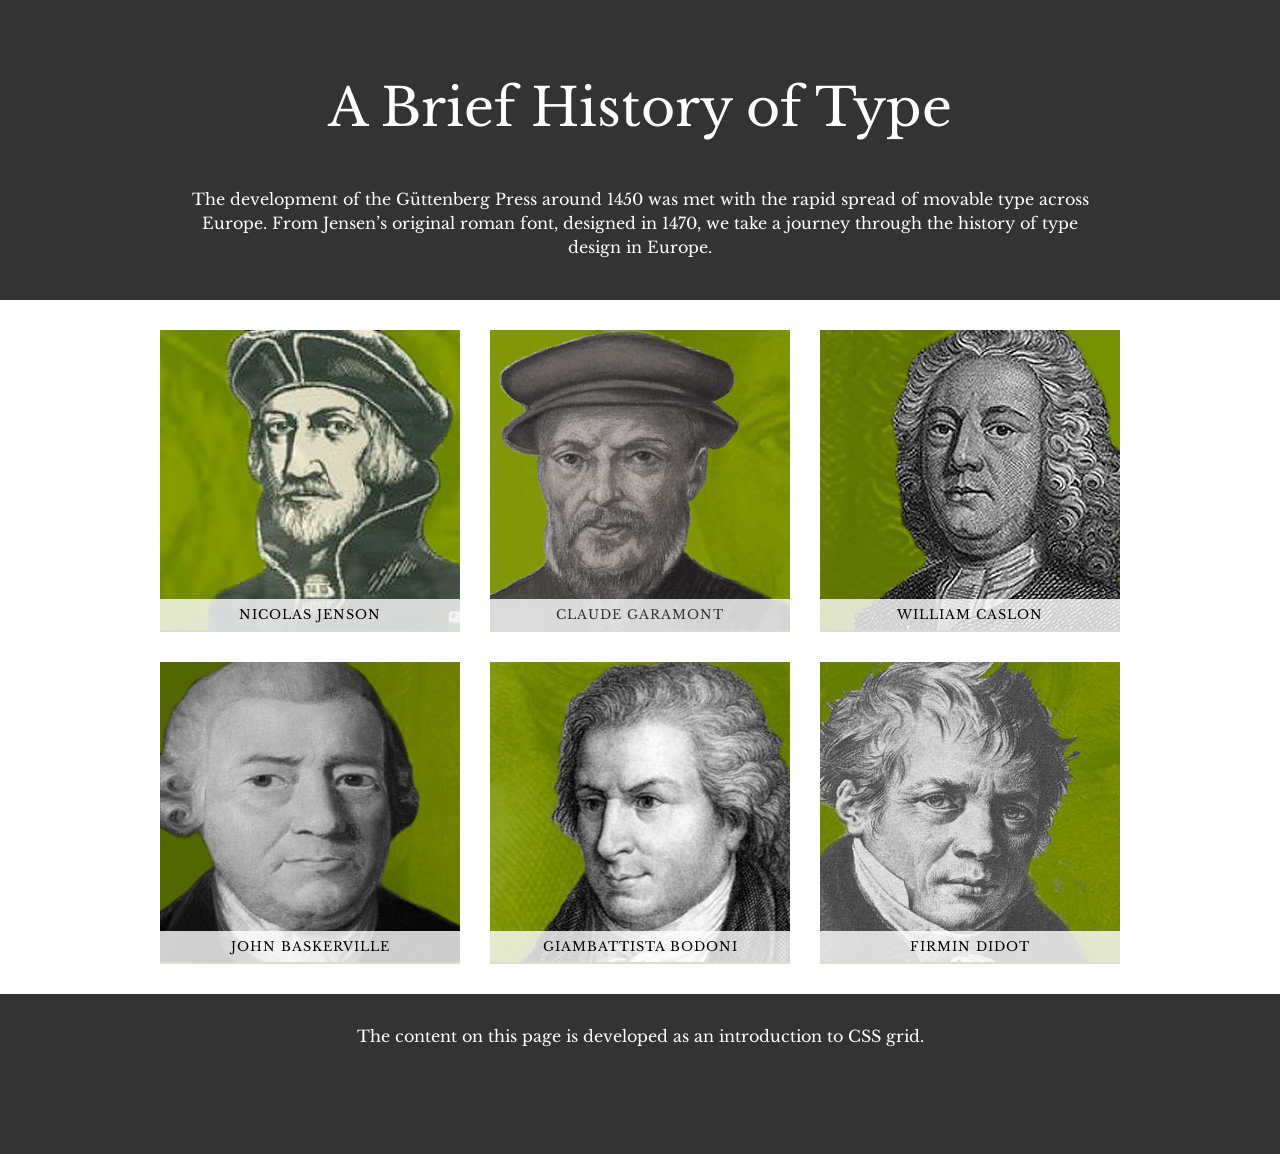
<file: index.html>
<!DOCTYPE html>
<html>
  <head>
    <title>A Brief History of Type</title>
    <meta charset="utf-8">
    <meta http-equiv="X-UA-Compatible" content="IE=edge">
    <meta name="viewport" content="width=device-width, initial-scale=1">
    
    <link rel="stylesheet" href="css/reset.css">
    <link rel="stylesheet" href="css/grid.css">
    <link href="https://fonts.googleapis.com/css?family=Libre+Baskerville:400,400i,700" rel="stylesheet">

  </head>
  <body>
    <header class="intro">
        <h1>A Brief History of Type</h1>
        <p>The development of the Güttenberg Press around 1450 was met with the rapid spread of movable type across Europe. From Jensen’s original roman font, designed in 1470, we take a journey through the history of type design in Europe.</p>
    </header>
<!-------------------- THIS IS WHERE CSS GRID KICKS IN -------------------->
      <section class="designers">
        <article>
               <img class="article-img" src="img/history/jensen-thumb.jpg" alt=" " />
        <h1 class="article-title">
                Nicolas Jenson
          </h1>
        </article>
      <a href="baskerville5.html">
        <article>
          <img class="article-img" src="img/history/garamont-thumb.jpg" alt=" " />
          <h1 class="article-title">Claude Garamont</h1>
        </article>
      </a>
        <article>
          <img class="article-img" src="img/history/caslon-thumb.jpg" alt=" " />
          <h1 class="article-title">William Caslon</h1>
        </article>

        <article>
          <img class="article-img" src="img/history/baskerville-thumb.jpg" alt=" " />
          <h1 class="article-title">John Baskerville</h1>
        </article>

        <article>
          <img class="article-img" src="img/history/bodoni-thumb.jpg" alt=" " />
          <h1 class="article-title">Giambattista Bodoni</h1>
        </article>

        <article>
          <img class="article-img" src="img/history/didot-thumb.jpg" alt=" " />
          <h1 class="article-title"> Firmin Didot</h1>
        </article>

      </section>

       <!----------------- FOOTER ------------------>
  <footer>
        <small>The content on this page is developed as an introduction to CSS grid.</small>
</footer>

  </body>
</html>
</file>
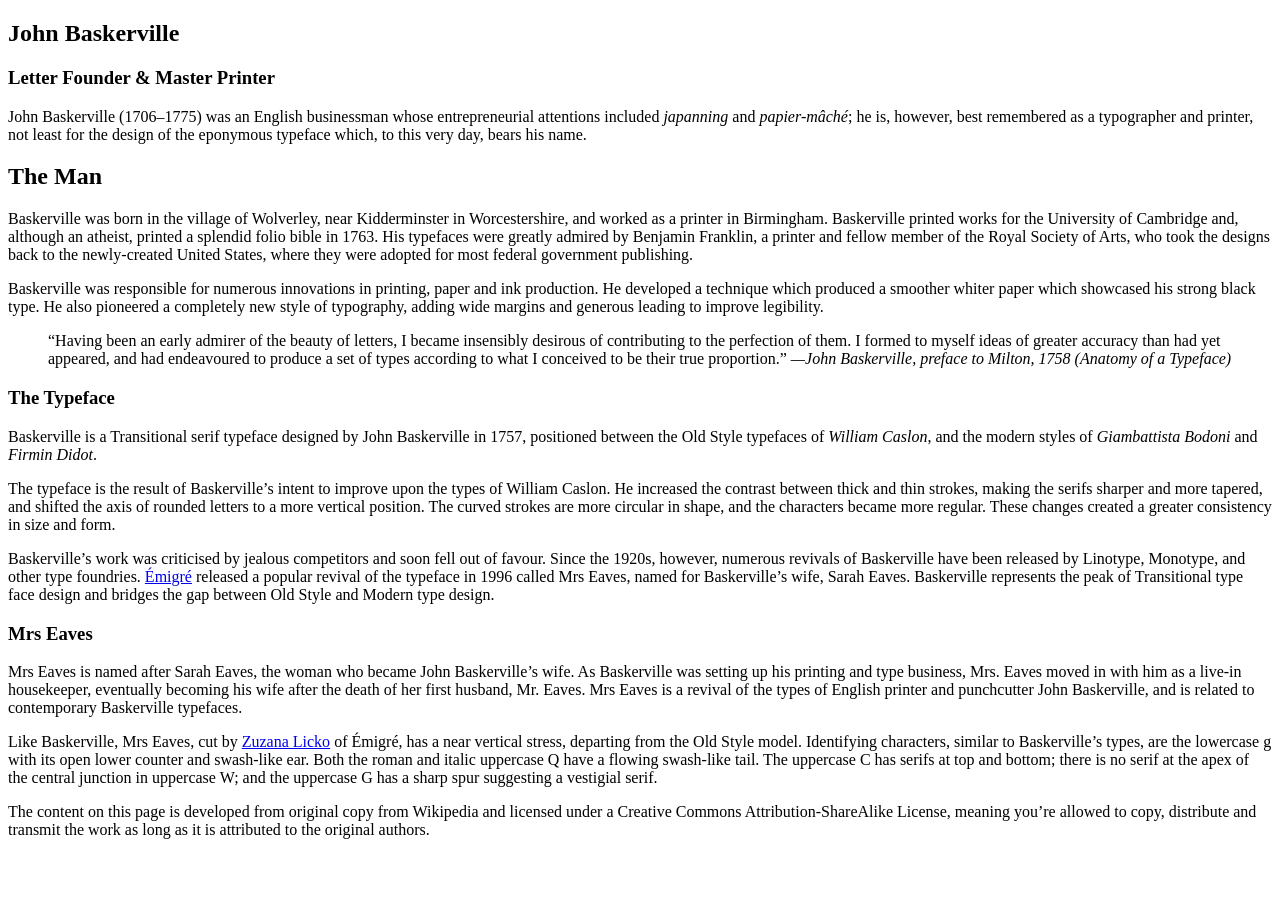
<file: baskervile1.html>
<!DOCTYPE html>
<html lang="en">
<head>
    <meta charset="utf-8" />
    <meta name="author" content="Paul McCormack">
    <title>John Baskerville Version 1</title>
</head>

<body>
    <article>
    <header>
        <h1>John Baskerville</h1>
        <h3>Letter Founder & Master Printer</h3>
            <p>John Baskerville (1706–1775) was an English businessman whose entrepreneurial attentions included <i>japanning</i> and <i>papier-mâché</i>; he is, however, best remembered as a typographer and printer, not least for the design of the eponymous typeface which, to this very day, bears his name.</p>
    </header>

    <section>
    <h2>The Man</h2>

        <p>Baskerville was born in the village of Wolverley, near Kidderminster in Worcestershire, and worked as a printer in Birmingham. Baskerville printed works for the University of Cambridge and, although an atheist, printed a splendid folio bible in 1763. His typefaces were greatly admired by Benjamin Franklin, a printer and fellow member of the Royal Society of Arts, who took the designs back to the newly-created United States, where they were adopted for most federal government publishing.</p>

        <p>Baskerville was responsible for numerous innovations in printing, paper and ink production. He developed a technique which produced a smoother whiter paper which showcased his strong black type. He also pioneered a completely new style of typography, adding wide margins and generous leading to improve legibility.</p>

        <blockquote>
        “Having been an early admirer of the beauty of letters, I became insensibly desirous of contributing to the perfection of them. I formed to myself ideas of greater accuracy than had yet appeared, and had endeavoured to produce a set of types according to what I conceived to be their true proportion.”
        <cite>—John Baskerville, preface to Milton, 1758 (Anatomy of a Typeface)</cite>
</blockquote>
</section>

<section>
    <h3>The Typeface</h3>

        <p>Baskerville is a Transitional serif typeface designed by John Baskerville in 1757, positioned between the Old Style typefaces of <em>William Caslon</em>, and the modern styles of <em>Giambattista Bodoni</em> and <em>Firmin Didot</em>.</p>

        <p>The typeface is the result of Baskerville’s intent to improve upon the types of William Caslon. He increased the contrast between thick and thin strokes, making the serifs sharper and more tapered, and shifted the axis of rounded letters to a more vertical position. The curved strokes are more circular in shape, and the characters became more regular. These changes created a greater consistency in size and form.</p>

        <p>Baskerville’s work was criticised by jealous competitors and soon fell out of favour. Since the 1920s, however, numerous revivals of Baskerville have been released by Linotype, Monotype, and other type foundries. <a href="https://www.emigre.com/">Émigré</a> released a popular revival of the typeface in 1996 called Mrs Eaves, named for Baskerville’s wife, Sarah Eaves. Baskerville represents the peak of Transitional type face design and bridges the gap between Old Style and Modern type design.</p>
</section>

<section>
    <h3>Mrs Eaves</h3>

        <p>Mrs Eaves is named after Sarah Eaves, the woman who became John Baskerville’s wife. As Baskerville was setting up his printing and type business, Mrs. Eaves moved in with him as a live-in housekeeper, eventually becoming his wife after the death of her first husband, Mr. Eaves. Mrs Eaves is a revival of the types of English printer and punchcutter John Baskerville, and is related to contemporary Baskerville typefaces.</p>

        <p>Like Baskerville, Mrs Eaves, cut by <a href="https://www.emigre.com/Designer/ZuzanaLicko">Zuzana Licko</a> of Émigré, has a near vertical stress, departing from the Old Style model. Identifying characters, similar to Baskerville’s types, are the lowercase g with its open lower counter and swash-like ear. Both the roman and italic uppercase Q have a flowing swash-like tail. The uppercase C has serifs at top and bottom; there is no serif at the apex of the central junction in uppercase W; and the uppercase G has a sharp spur suggesting a vestigial serif.</p>
</section>
</article>
        
<footer>
            <p>The content on this page is developed from original copy from Wikipedia and licensed under a Creative Commons Attribution-ShareAlike License, meaning you’re allowed to copy, distribute and transmit the work as long as it is attributed to the original authors.</p>
        </footer>
</body>

</html>
</file>
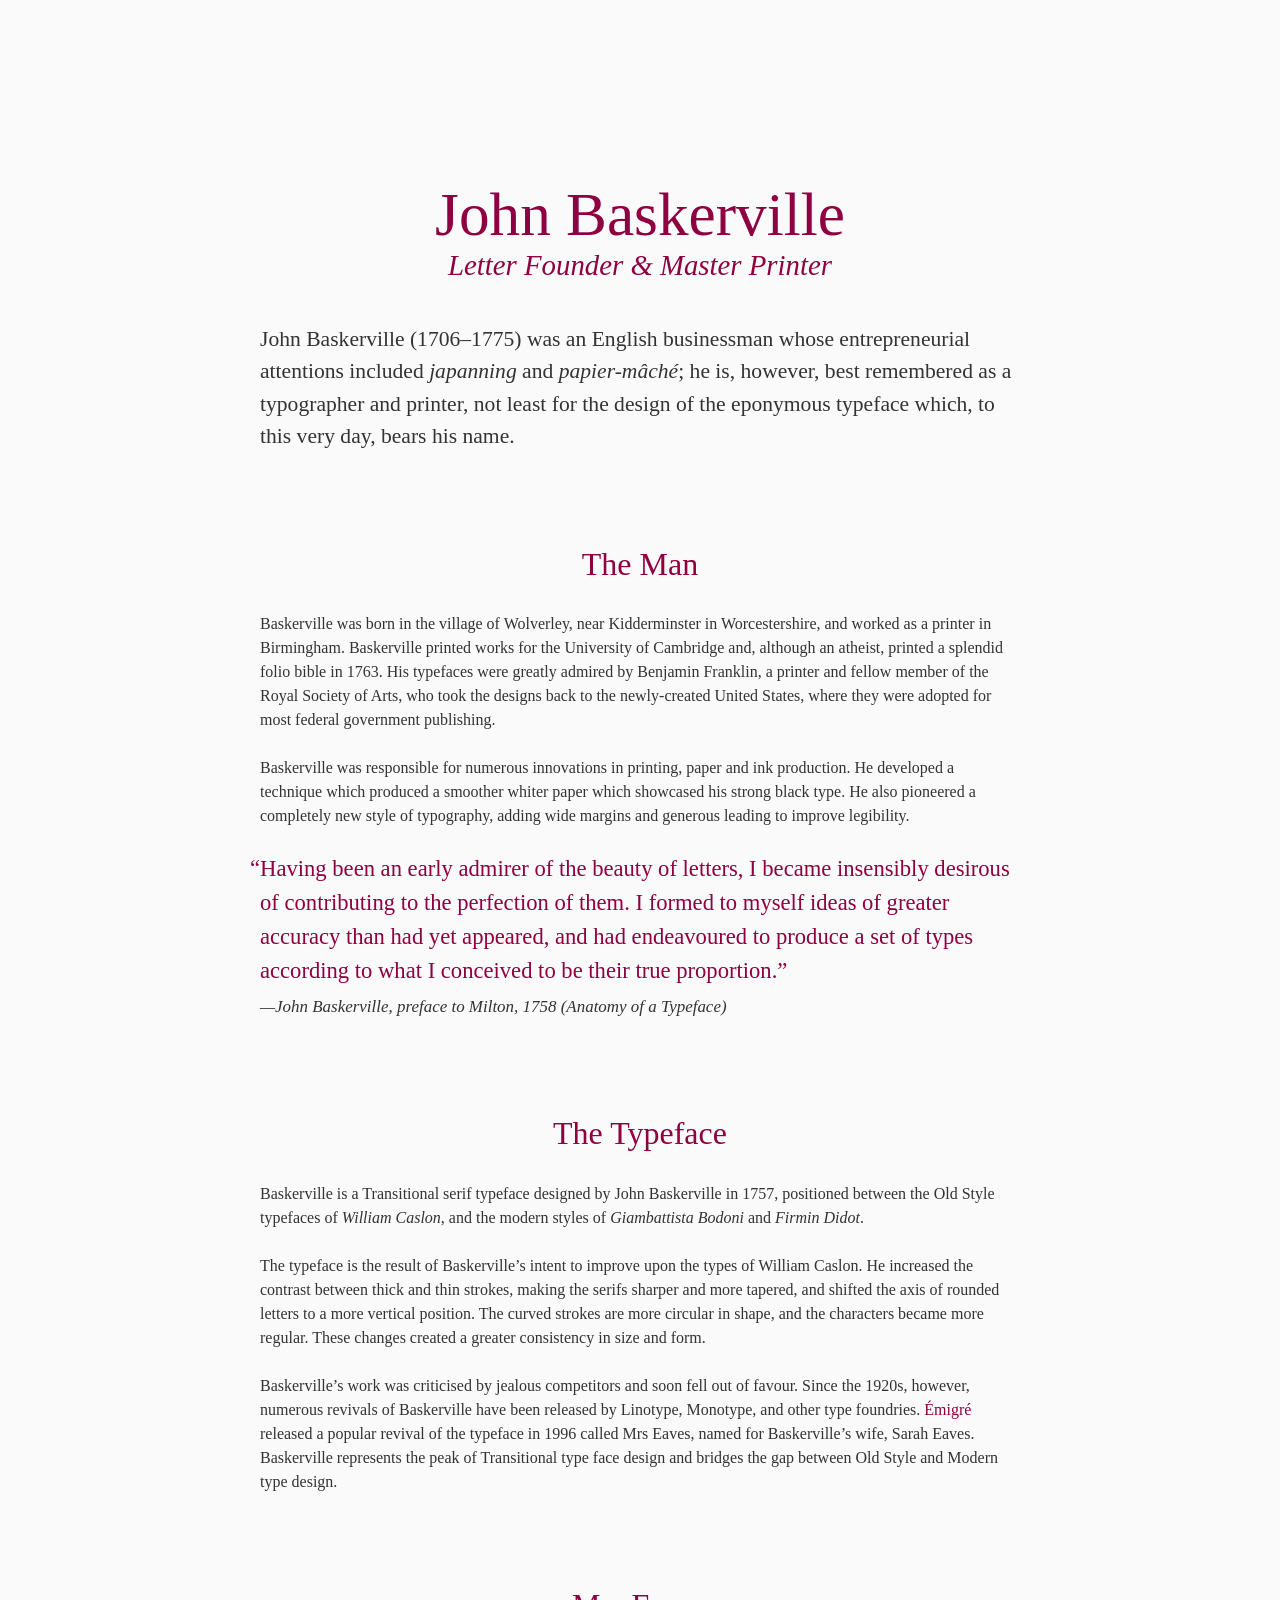
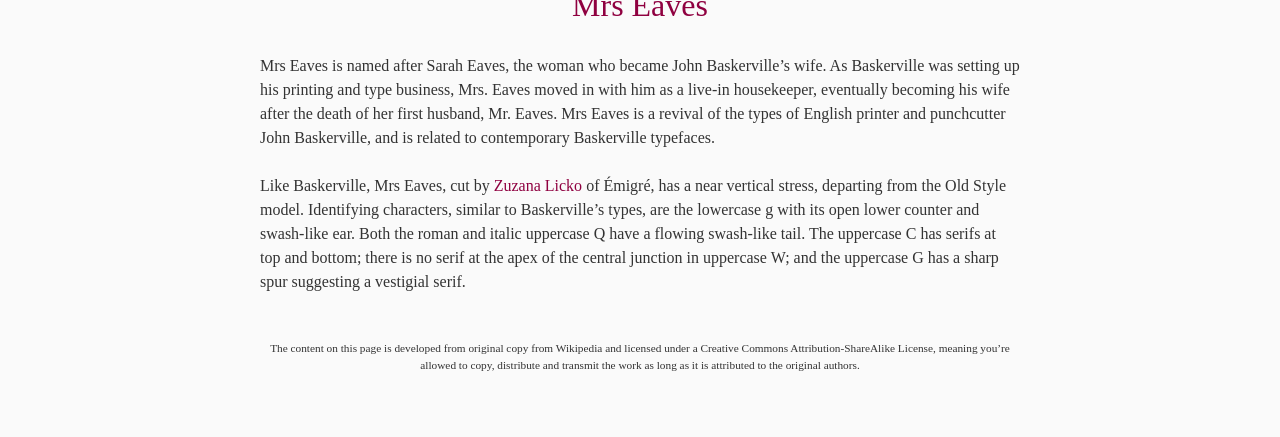
<file: baskerville2.html>
<!DOCTYPE html>
<html lang="en">
<head>
    <meta charset="utf-8" />
    <meta name="author" content="Paul McCormack">
    <title>John Baskerville Version 2</title>

    <link href="css/style.css" type="text/css" rel="stylesheet" />

</head>

<body>
    <article>
    <header>
        <h1>John Baskerville</h1>
        <h3>Letter Founder & Master Printer</h3>
            <p>John Baskerville (1706–1775) was an English businessman whose entrepreneurial attentions included <i>japanning</i> and <i>papier-mâché</i>; he is, however, best remembered as a typographer and printer, not least for the design of the eponymous typeface which, to this very day, bears his name.</p>
    </header>

    <section>
    <h2>The Man</h2>

        <p>Baskerville was born in the village of Wolverley, near Kidderminster in Worcestershire, and worked as a printer in Birmingham. Baskerville printed works for the University of Cambridge and, although an atheist, printed a splendid folio bible in 1763. His typefaces were greatly admired by Benjamin Franklin, a printer and fellow member of the Royal Society of Arts, who took the designs back to the newly-created United States, where they were adopted for most federal government publishing.</p>

        <p>Baskerville was responsible for numerous innovations in printing, paper and ink production. He developed a technique which produced a smoother whiter paper which showcased his strong black type. He also pioneered a completely new style of typography, adding wide margins and generous leading to improve legibility.</p>

        <blockquote>
        “Having been an early admirer of the beauty of letters, I became insensibly desirous of contributing to the perfection of them. I formed to myself ideas of greater accuracy than had yet appeared, and had endeavoured to produce a set of types according to what I conceived to be their true proportion.”<br/>
        <cite>—John Baskerville, preface to Milton, 1758 (Anatomy of a Typeface)</cite>
</blockquote>
</section>

<section>
    <h2>The Typeface</h2>

        <p>Baskerville is a Transitional serif typeface designed by John Baskerville in 1757, positioned between the Old Style typefaces of <em>William Caslon</em>, and the modern styles of <em>Giambattista Bodoni</em> and <em>Firmin Didot</em>.</p>

        <p>The typeface is the result of Baskerville’s intent to improve upon the types of William Caslon. He increased the contrast between thick and thin strokes, making the serifs sharper and more tapered, and shifted the axis of rounded letters to a more vertical position. The curved strokes are more circular in shape, and the characters became more regular. These changes created a greater consistency in size and form.</p>

        <p>Baskerville’s work was criticised by jealous competitors and soon fell out of favour. Since the 1920s, however, numerous revivals of Baskerville have been released by Linotype, Monotype, and other type foundries. <a href="https://www.emigre.com/">Émigré</a> released a popular revival of the typeface in 1996 called Mrs Eaves, named for Baskerville’s wife, Sarah Eaves. Baskerville represents the peak of Transitional type face design and bridges the gap between Old Style and Modern type design.</p>
</section>

<section>
    <h2>Mrs Eaves</h2>

        <p>Mrs Eaves is named after Sarah Eaves, the woman who became John Baskerville’s wife. As Baskerville was setting up his printing and type business, Mrs. Eaves moved in with him as a live-in housekeeper, eventually becoming his wife after the death of her first husband, Mr. Eaves. Mrs Eaves is a revival of the types of English printer and punchcutter John Baskerville, and is related to contemporary Baskerville typefaces.</p>

        <p>Like Baskerville, Mrs Eaves, cut by <a href="https://www.emigre.com/Designer/ZuzanaLicko">Zuzana Licko</a> of Émigré, has a near vertical stress, departing from the Old Style model. Identifying characters, similar to Baskerville’s types, are the lowercase g with its open lower counter and swash-like ear. Both the roman and italic uppercase Q have a flowing swash-like tail. The uppercase C has serifs at top and bottom; there is no serif at the apex of the central junction in uppercase W; and the uppercase G has a sharp spur suggesting a vestigial serif.</p>
</section>
</article>
        
<footer>
            <p>The content on this page is developed from original copy from Wikipedia and licensed under a Creative Commons Attribution-ShareAlike License, meaning you’re allowed to copy, distribute and transmit the work as long as it is attributed to the original authors.</p>
        </footer>
</body>

</html>
</file>
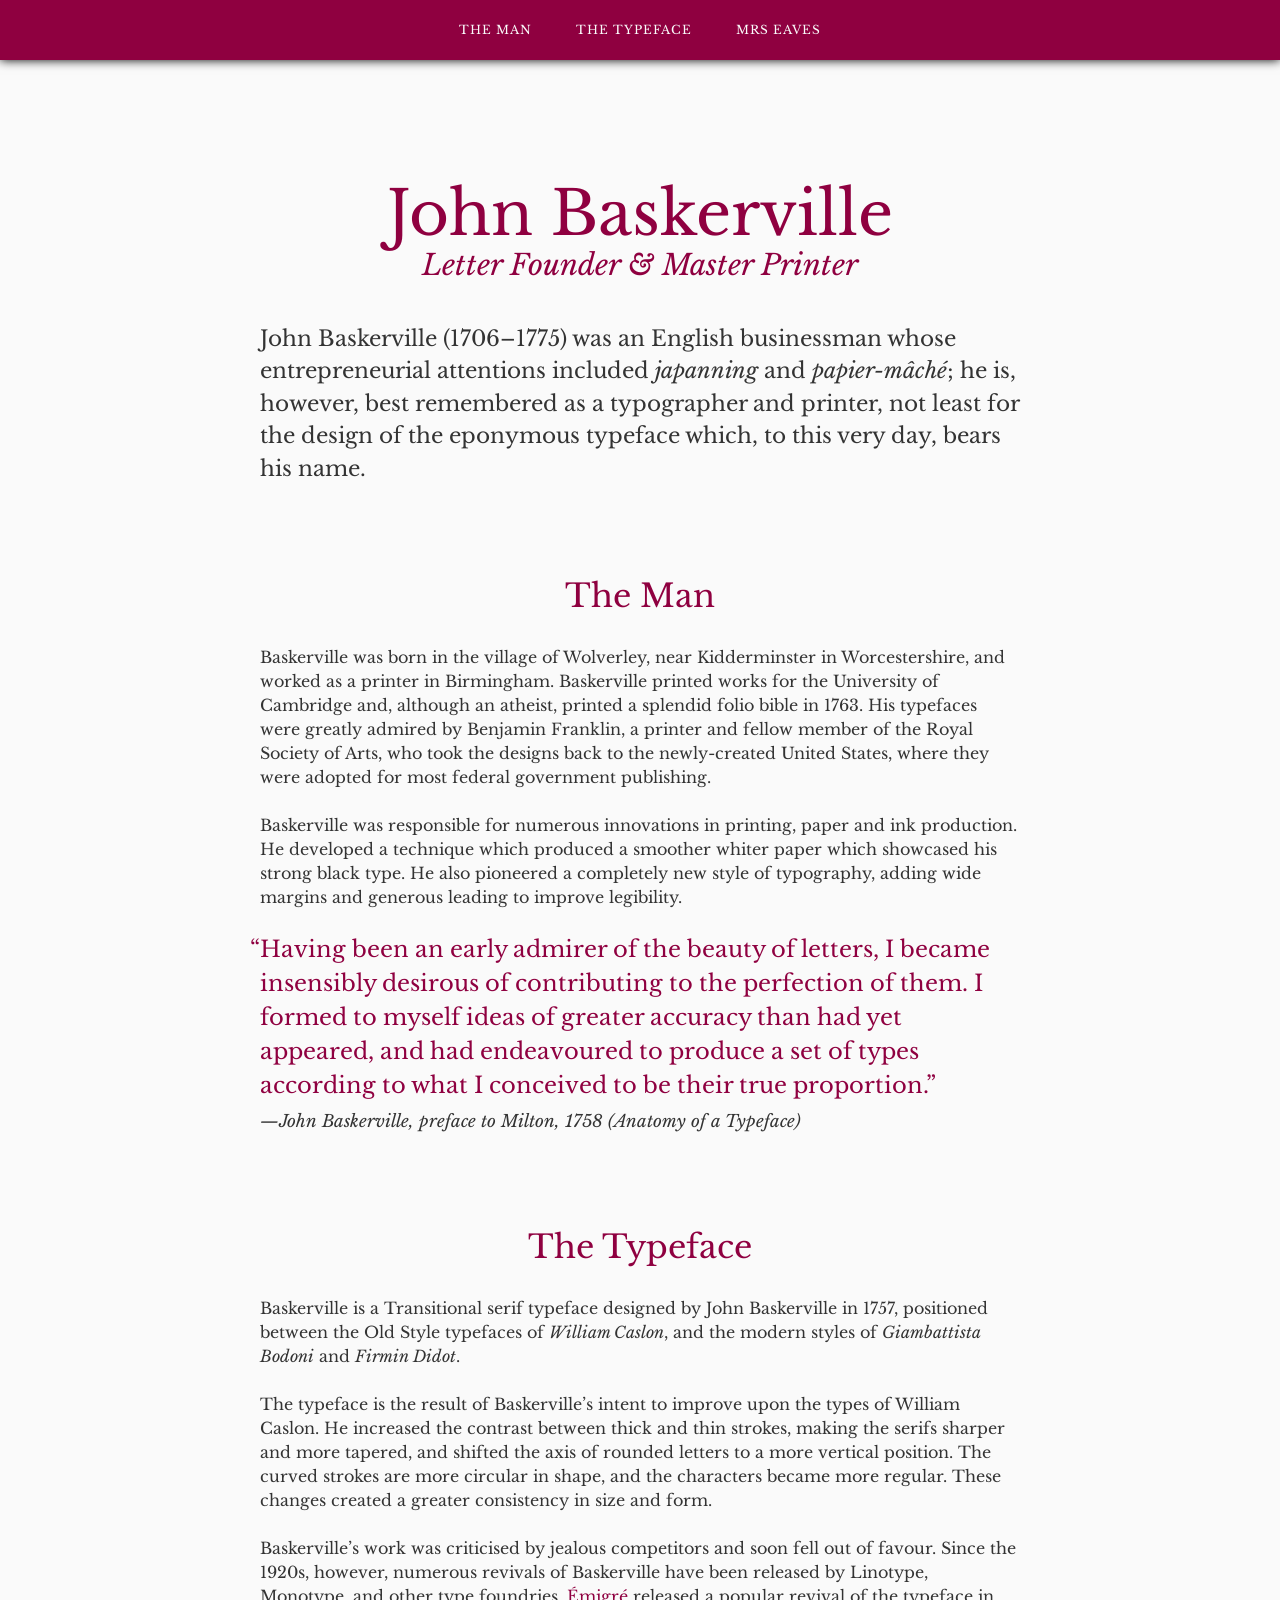
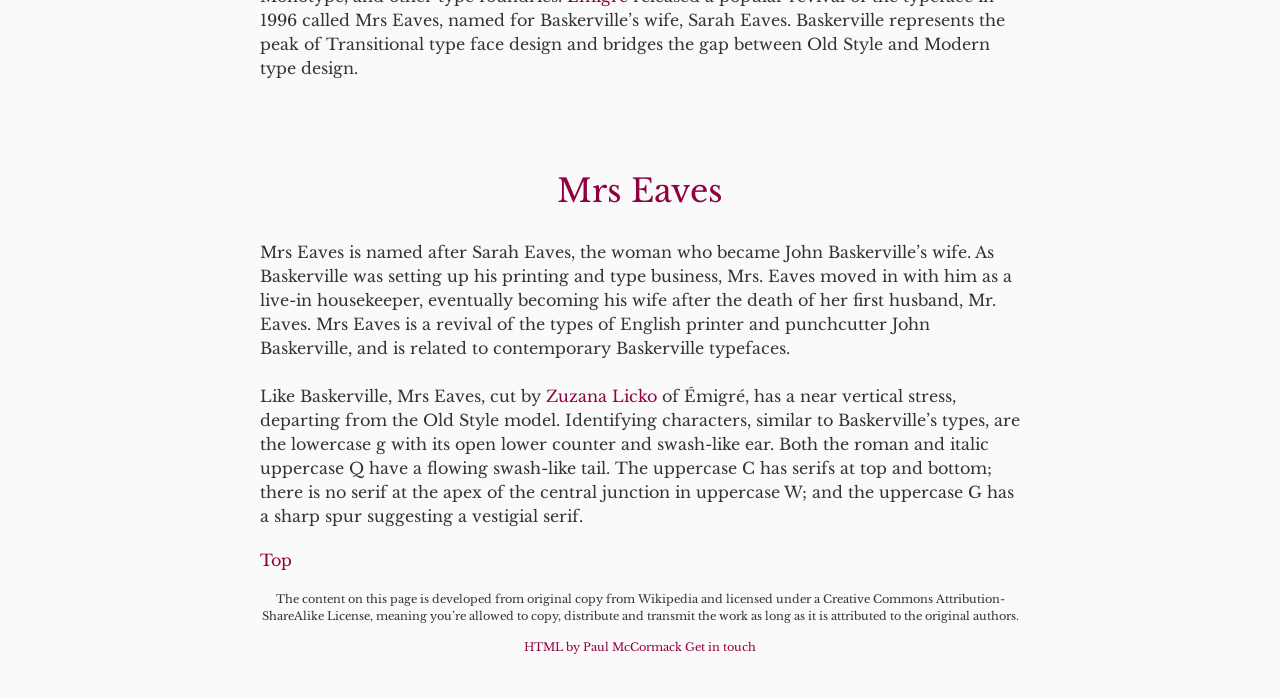
<file: baskerville3.html>
<!DOCTYPE html>
<html lang="en">
<head>
    <meta charset="utf-8" />
    <meta name="author" content="Paul McCormack">
    <title>John Baskerville Version 3</title>

    <link href="css/style.css" type="text/css" rel="stylesheet" />


<!--ADDING GOOGLE FONTS-->
<link href="https://fonts.googleapis.com/css?family=Libre+Baskerville:400,400i|Open+Sans:400,400i,700&display=swap" rel="stylesheet">

</head>

<body>
    <article id="top">
    <header>
        <h1>John Baskerville</h1>
        <h3>Letter Founder & Master Printer</h3>
        <nav>
            <ul>
                <li><a href="#the-man">The Man</a></li>
                <li><a href="#the-typeface">The Typeface</a></li>
                <li><a href="#mrs-eaves">Mrs Eaves</a></li>
            </ul>
        </nav>
            <p>John Baskerville (1706–1775) was an English businessman whose entrepreneurial attentions included <i>japanning</i> and <i>papier-mâché</i>; he is, however, best remembered as a typographer and printer, not least for the design of the eponymous typeface which, to this very day, bears his name.</p>
    </header>

    <section>
    <h2 id="the-man">The Man</h2>

        <p>Baskerville was born in the village of Wolverley, near Kidderminster in Worcestershire, and worked as a printer in Birmingham. Baskerville printed works for the University of Cambridge and, although an atheist, printed a splendid folio bible in 1763. His typefaces were greatly admired by Benjamin Franklin, a printer and fellow member of the Royal Society of Arts, who took the designs back to the newly-created United States, where they were adopted for most federal government publishing.</p>

        <p>Baskerville was responsible for numerous innovations in printing, paper and ink production. He developed a technique which produced a smoother whiter paper which showcased his strong black type. He also pioneered a completely new style of typography, adding wide margins and generous leading to improve legibility.</p>

        <blockquote>
        “Having been an early admirer of the beauty of letters, I became insensibly desirous of contributing to the perfection of them. I formed to myself ideas of greater accuracy than had yet appeared, and had endeavoured to produce a set of types according to what I conceived to be their true proportion.”<br/>
        <cite>—John Baskerville, preface to Milton, 1758 (Anatomy of a Typeface)</cite>
</blockquote>
</section>

<section>
    <h2 id="the-typeface">The Typeface</h2>

        <p>Baskerville is a Transitional serif typeface designed by John Baskerville in 1757, positioned between the Old Style typefaces of <em>William Caslon</em>, and the modern styles of <em>Giambattista Bodoni</em> and <em>Firmin Didot</em>.</p>

        <p>The typeface is the result of Baskerville’s intent to improve upon the types of William Caslon. He increased the contrast between thick and thin strokes, making the serifs sharper and more tapered, and shifted the axis of rounded letters to a more vertical position. The curved strokes are more circular in shape, and the characters became more regular. These changes created a greater consistency in size and form.</p>

        <p>Baskerville’s work was criticised by jealous competitors and soon fell out of favour. Since the 1920s, however, numerous revivals of Baskerville have been released by Linotype, Monotype, and other type foundries. <a href="https://www.emigre.com/">Émigré</a> released a popular revival of the typeface in 1996 called Mrs Eaves, named for Baskerville’s wife, Sarah Eaves. Baskerville represents the peak of Transitional type face design and bridges the gap between Old Style and Modern type design.</p>
</section>

<section>
    <h2 id="mrs-eaves">Mrs Eaves</h2>

        <p>Mrs Eaves is named after Sarah Eaves, the woman who became John Baskerville’s wife. As Baskerville was setting up his printing and type business, Mrs. Eaves moved in with him as a live-in housekeeper, eventually becoming his wife after the death of her first husband, Mr. Eaves. Mrs Eaves is a revival of the types of English printer and punchcutter John Baskerville, and is related to contemporary Baskerville typefaces.</p>

        <p>Like Baskerville, Mrs Eaves, cut by <a href="https://www.emigre.com/Designer/ZuzanaLicko">Zuzana Licko</a> of Émigré, has a near vertical stress, departing from the Old Style model. Identifying characters, similar to Baskerville’s types, are the lowercase g with its open lower counter and swash-like ear. Both the roman and italic uppercase Q have a flowing swash-like tail. The uppercase C has serifs at top and bottom; there is no serif at the apex of the central junction in uppercase W; and the uppercase G has a sharp spur suggesting a vestigial serif.</p>
<a href="#top">Top</a>
</section>
</article>
        
<footer>
            <p>The content on this page is developed from original copy from Wikipedia and licensed under a Creative Commons Attribution-ShareAlike License, meaning you’re allowed to copy, distribute and transmit the work as long as it is attributed to the original authors.</p>
            <a href="http://eleventhirty.co" title="View my personal Website" target="_blank" >HTML by Paul McCormack</a>
            <a href="mailto:p.mccormack.ac.uk"  title="Feel free to send me an email">Get in touch</a>
        </footer>
</body>

</html>
</file>
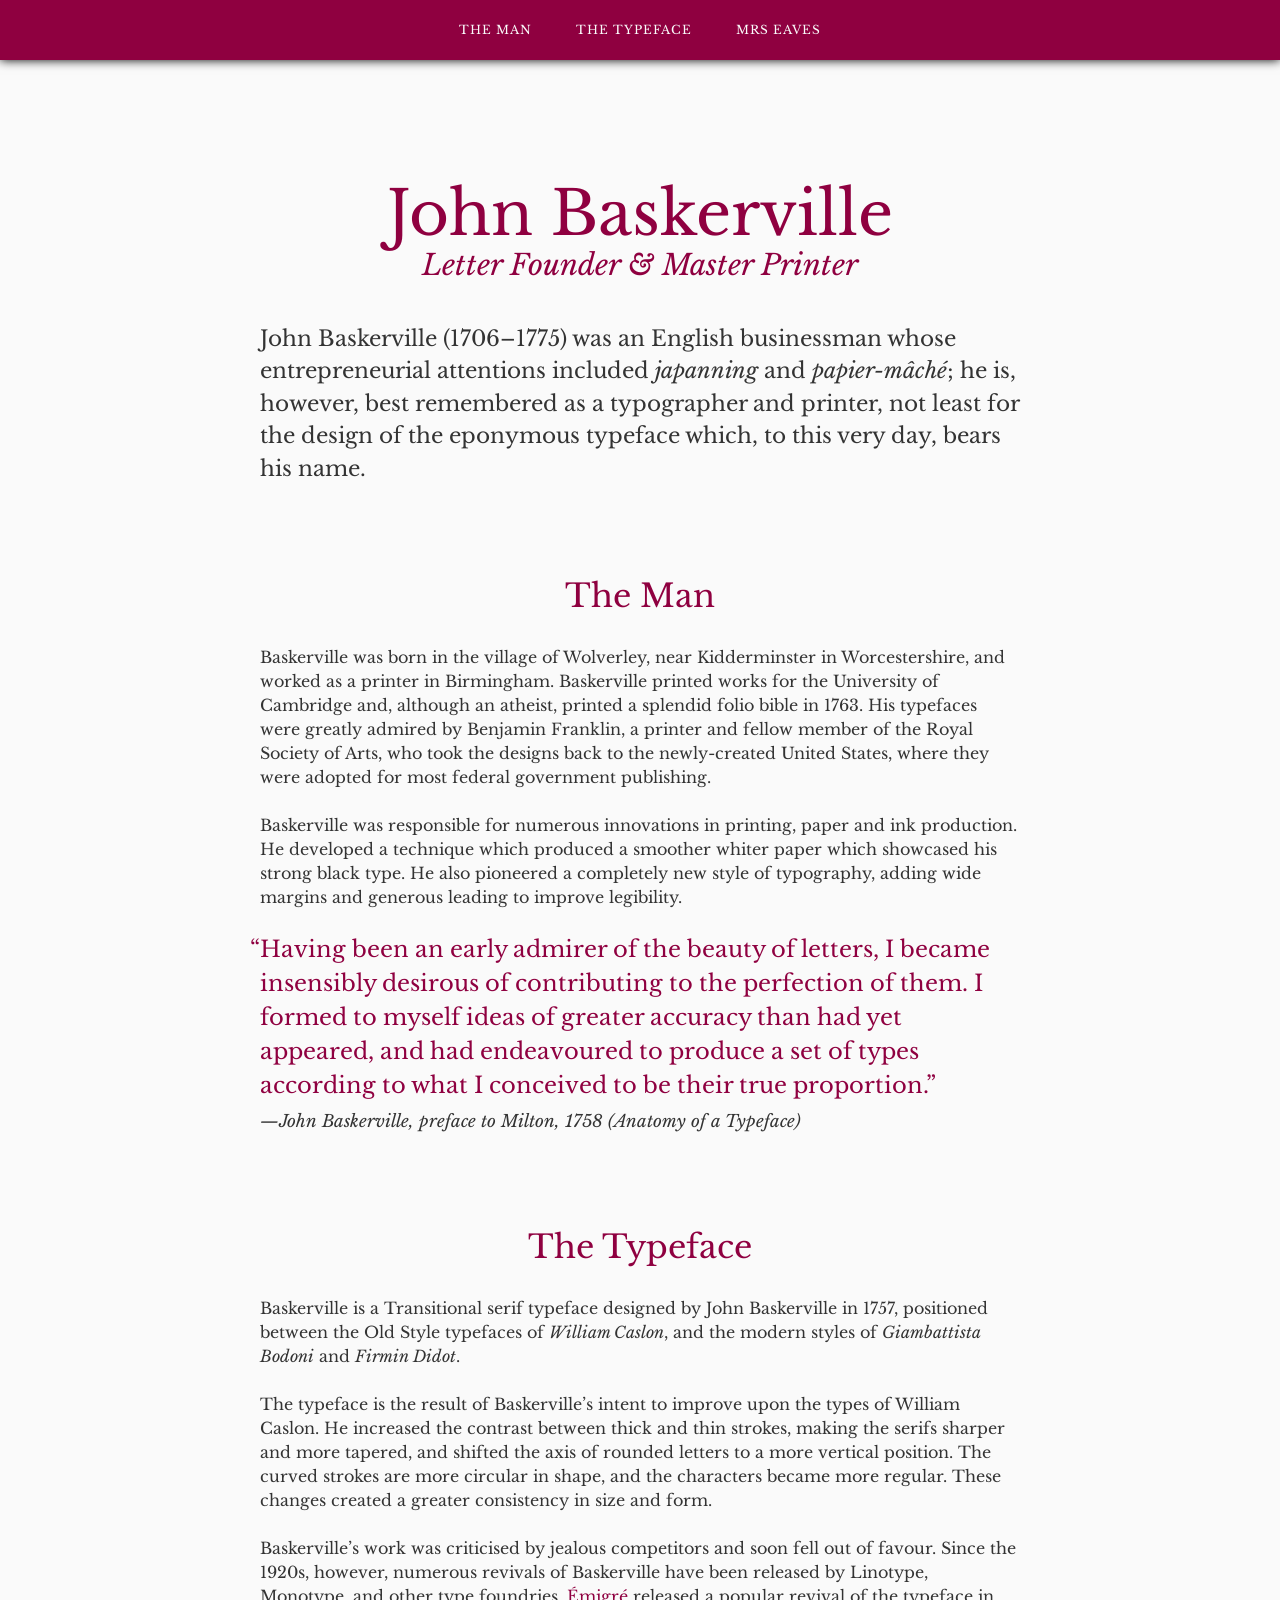
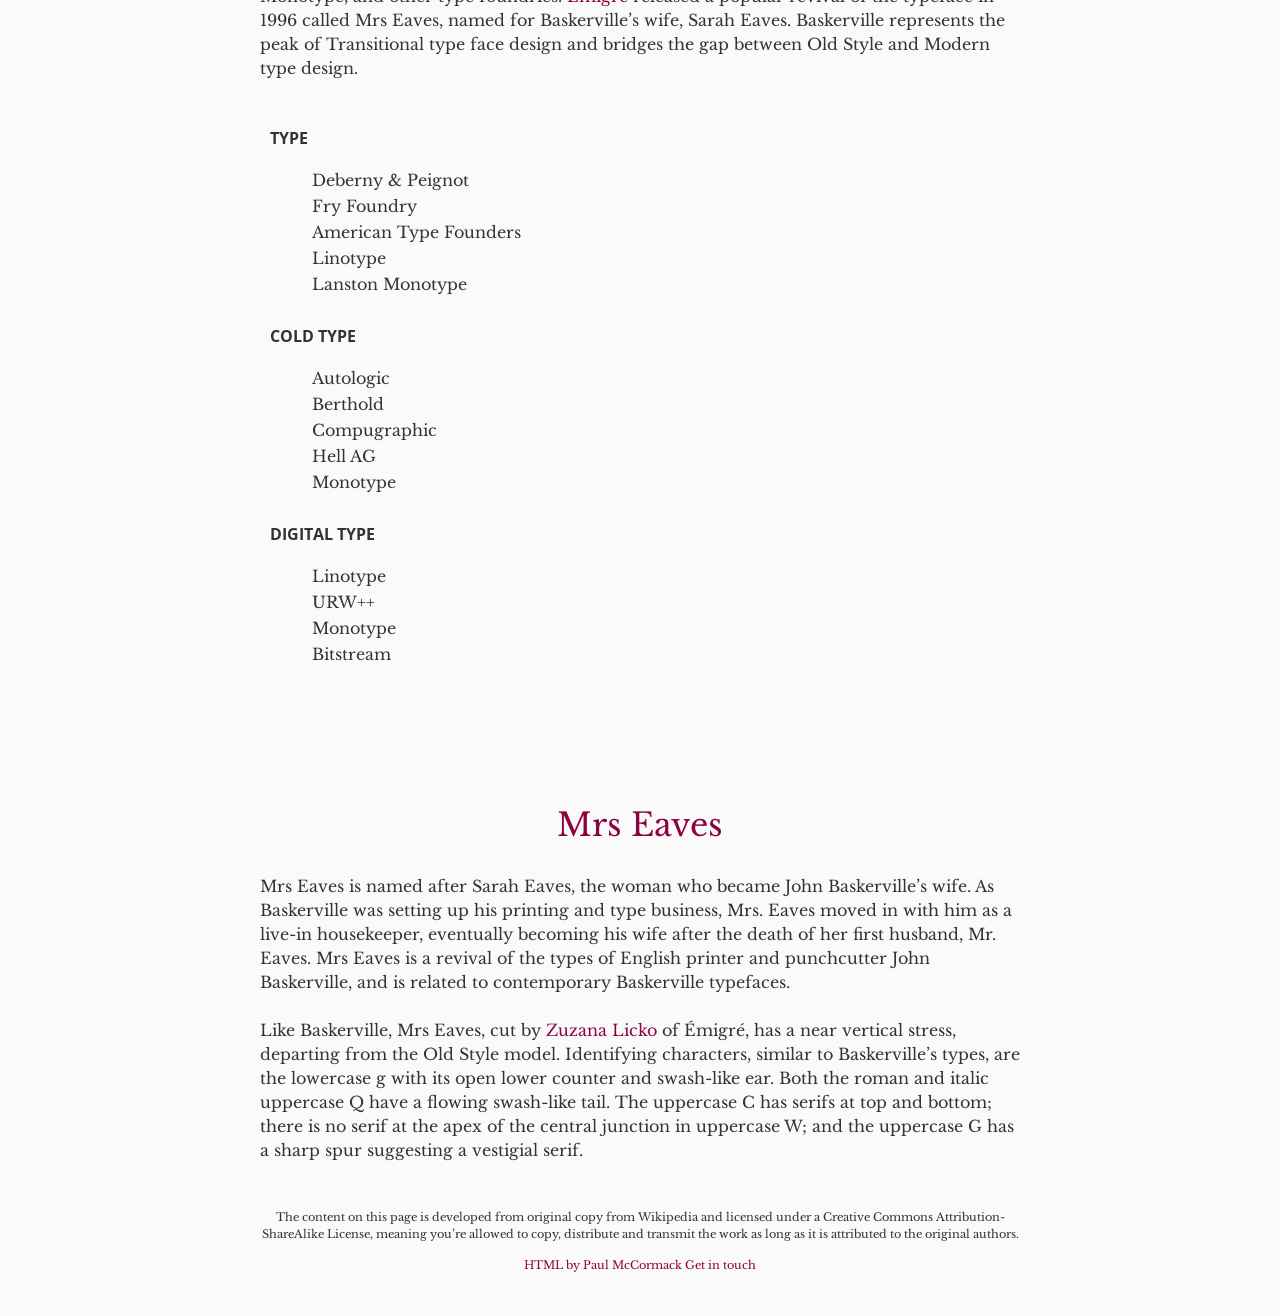
<file: baskerville4.html>
<!DOCTYPE html>
<html lang="en">
<head>
    <meta charset="utf-8" />
    <meta name="author" content="Paul McCormack">
    <title>John Baskerville Version 4</title>

    <link href="css/style.css" type="text/css" rel="stylesheet" />


<!--ADDING GOOGLE FONTS-->
<link href="https://fonts.googleapis.com/css?family=Libre+Baskerville:400,400i|Open+Sans:400,400i,700&display=swap" rel="stylesheet">

</head>

<body>
    <article id="top">
            <nav>
                    <ul>
                        <li><a href="#the-man">The Man</a></li>
                        <li><a href="#the-typeface">The Typeface</a></li>
                        <li><a href="#mrs-eaves">Mrs Eaves</a></li>
                    </ul>
                </nav>
    <header>
        <h1>John Baskerville</h1>
        <h3>Letter Founder & Master Printer</h3>
       
            <p>John Baskerville (1706–1775) was an English businessman whose entrepreneurial attentions included <i>japanning</i> and <i>papier-mâché</i>; he is, however, best remembered as a typographer and printer, not least for the design of the eponymous typeface which, to this very day, bears his name.</p>
    </header>

    
    <section>
    <h2 id="the-man">The Man</h2>

        <p>Baskerville was born in the village of Wolverley, near Kidderminster in Worcestershire, and worked as a printer in Birmingham. Baskerville printed works for the University of Cambridge and, although an atheist, printed a splendid folio bible in 1763. His typefaces were greatly admired by Benjamin Franklin, a printer and fellow member of the Royal Society of Arts, who took the designs back to the newly-created United States, where they were adopted for most federal government publishing.</p>

        <p>Baskerville was responsible for numerous innovations in printing, paper and ink production. He developed a technique which produced a smoother whiter paper which showcased his strong black type. He also pioneered a completely new style of typography, adding wide margins and generous leading to improve legibility.</p>
        <blockquote>
        “Having been an early admirer of the beauty of letters, I became insensibly desirous of contributing to the perfection of them. I formed to myself ideas of greater accuracy than had yet appeared, and had endeavoured to produce a set of types according to what I conceived to be their true proportion.”<br/>
        <cite>—John Baskerville, preface to Milton, 1758 (Anatomy of a Typeface)</cite>
</blockquote>
</section>


<!--<div class="baskerville">-->
<section>
    <h2 id="the-typeface">The Typeface</h2>

        <p>Baskerville is a Transitional serif typeface designed by John Baskerville in 1757, positioned between the Old Style typefaces of <em>William Caslon</em>, and the modern styles of <em>Giambattista Bodoni</em> and <em>Firmin Didot</em>.</p>

        <p>The typeface is the result of Baskerville’s intent to improve upon the types of William Caslon. He increased the contrast between thick and thin strokes, making the serifs sharper and more tapered, and shifted the axis of rounded letters to a more vertical position. The curved strokes are more circular in shape, and the characters became more regular. These changes created a greater consistency in size and form.</p>

        <p>Baskerville’s work was criticised by jealous competitors and soon fell out of favour. Since the 1920s, however, numerous revivals of Baskerville have been released by Linotype, Monotype, and other type foundries. <a href="https://www.emigre.com/">Émigré</a> released a popular revival of the typeface in 1996 called Mrs Eaves, named for Baskerville’s wife, Sarah Eaves. Baskerville represents the peak of Transitional type face design and bridges the gap between Old Style and Modern type design.</p>
    </section>
   
        <ul>
           
                <li><span class="list-head">type</span> 
                    <ul class="list-indent">
                        <li>Deberny & Peignot</li>
                        <li>Fry Foundry</li>
                        <li>American Type Founders</li>
                        <li>Linotype</li>
                        <li>Lanston Monotype</li>
                    </ul>
               
                </li>
                <li><span class="list-head">Cold type</span>
                    <ul class="list-indent">
                        <li>Autologic</li>
                        <li>Berthold</li>
                        <li>Compugraphic</li>
                        <li>Hell AG</li>
                        <li>Monotype</li>
                    </ul>
                    
                </li>
                
                <li><span class="list-head">Digital type</span>
                    <ul class="list-indent">
                        <li>Linotype</li>
                        <li>URW++</li>
                        <li>Monotype</li>
                        <li>Bitstream</li>
                    </ul>
                </li>
               
            </ul>

      


<section>
    <h2 id="mrs-eaves">Mrs Eaves</h2>

        <p>Mrs Eaves is named after Sarah Eaves, the woman who became John Baskerville’s wife. As Baskerville was setting up his printing and type business, Mrs. Eaves moved in with him as a live-in housekeeper, eventually becoming his wife after the death of her first husband, Mr. Eaves. Mrs Eaves is a revival of the types of English printer and punchcutter John Baskerville, and is related to contemporary Baskerville typefaces.</p>

        <p>Like Baskerville, Mrs Eaves, cut by <a href="https://www.emigre.com/Designer/ZuzanaLicko">Zuzana Licko</a> of Émigré, has a near vertical stress, departing from the Old Style model. Identifying characters, similar to Baskerville’s types, are the lowercase g with its open lower counter and swash-like ear. Both the roman and italic uppercase Q have a flowing swash-like tail. The uppercase C has serifs at top and bottom; there is no serif at the apex of the central junction in uppercase W; and the uppercase G has a sharp spur suggesting a vestigial serif.</p>

        
                
</section>
</article>
     <div class="baskerville">  
<footer>
            <p>The content on this page is developed from original copy from Wikipedia and licensed under a Creative Commons Attribution-ShareAlike License, meaning you’re allowed to copy, distribute and transmit the work as long as it is attributed to the original authors.</p>
            <a href="http://eleventhirty.co" title="View my personal Website" target="_blank" >HTML by Paul McCormack</a>
            <a href="mailto:p.mccormack.ac.uk"  title="Feel free to send me an email">Get in touch</a>
        </footer>
    </div> 
</body>

</html>
</file>
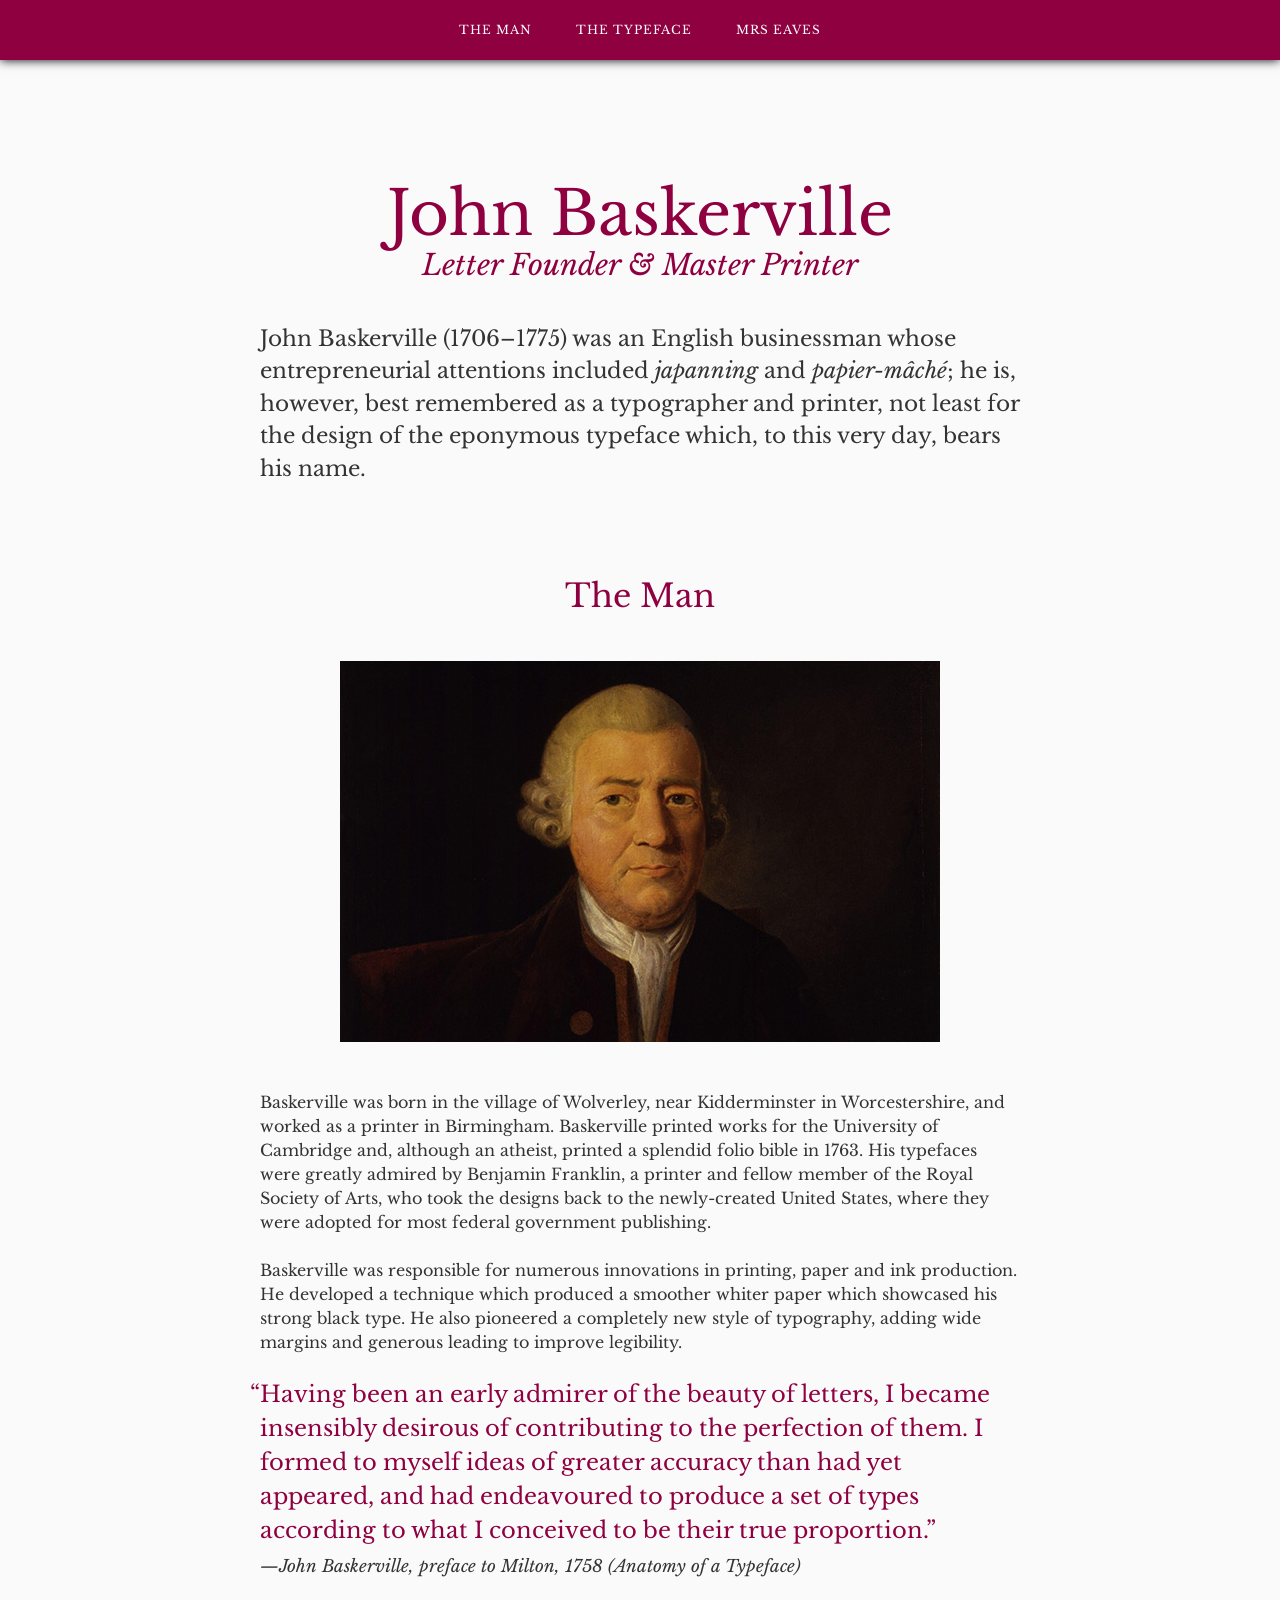
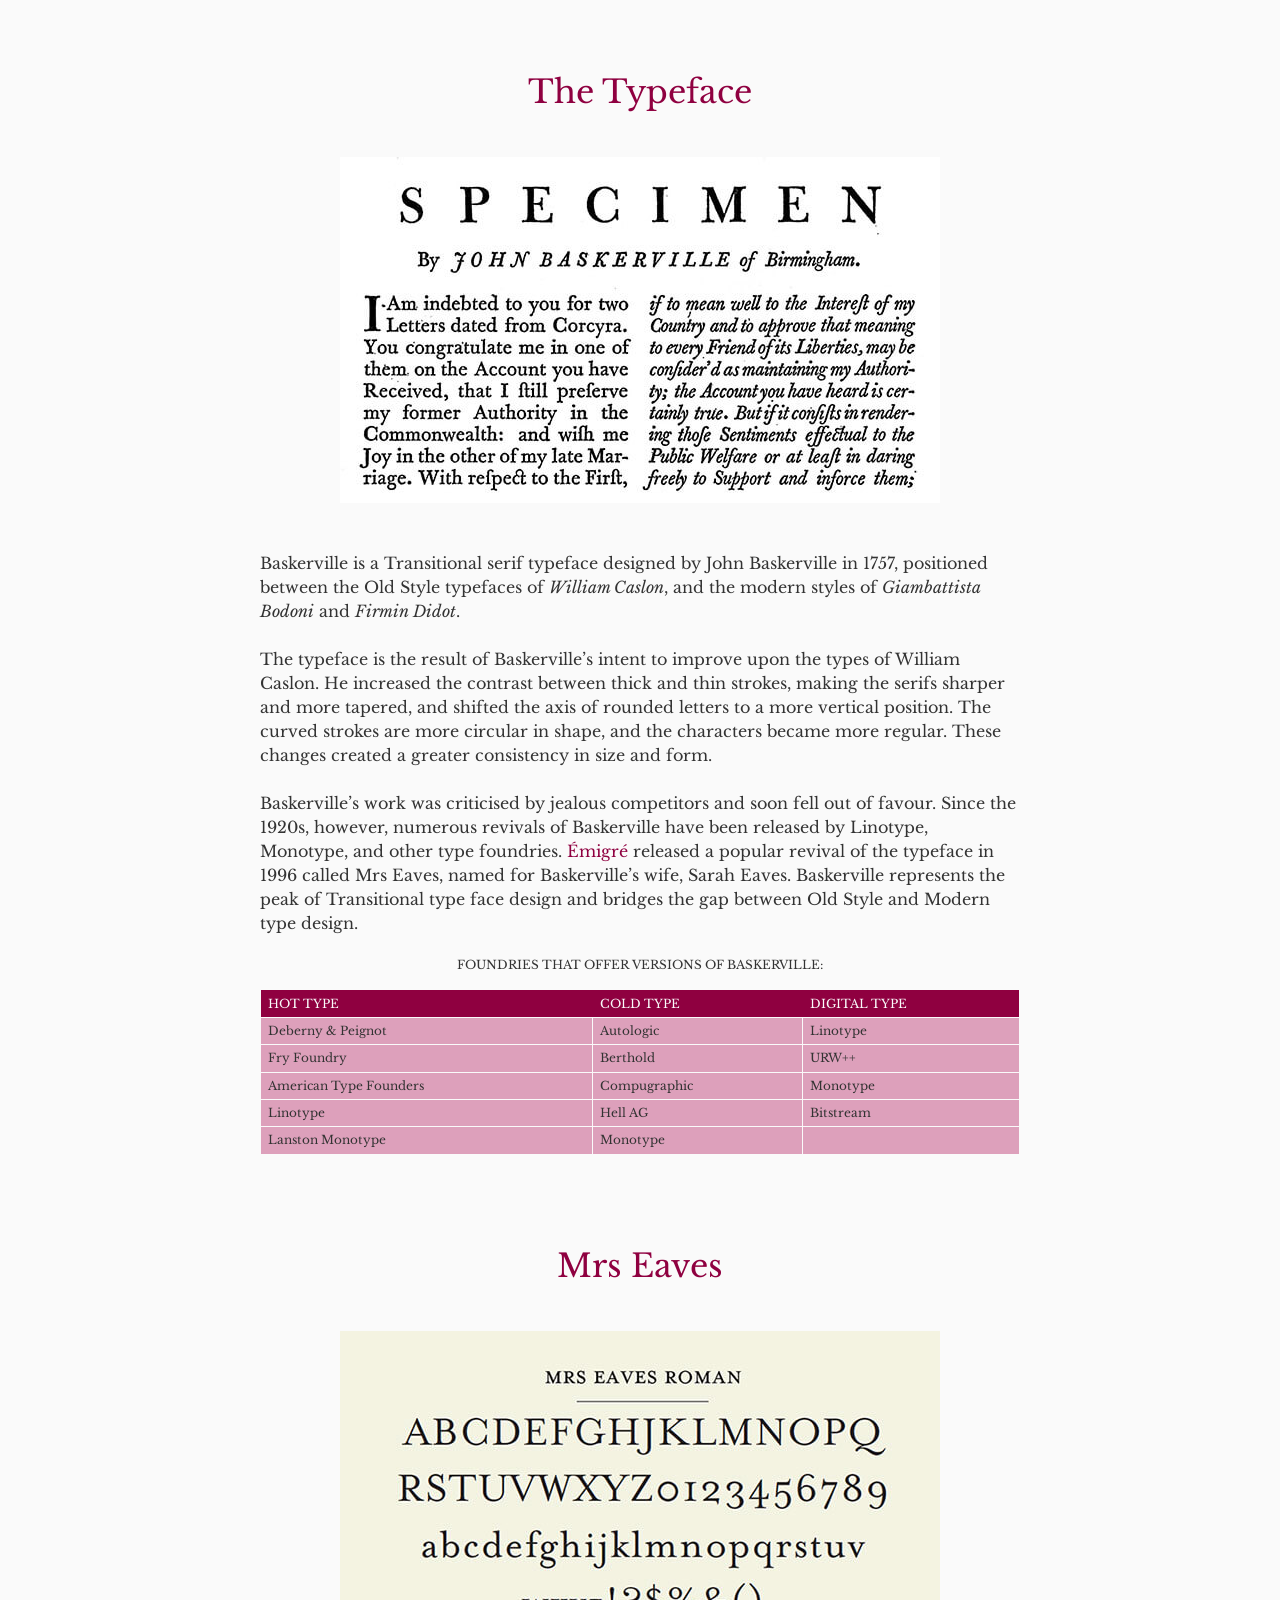
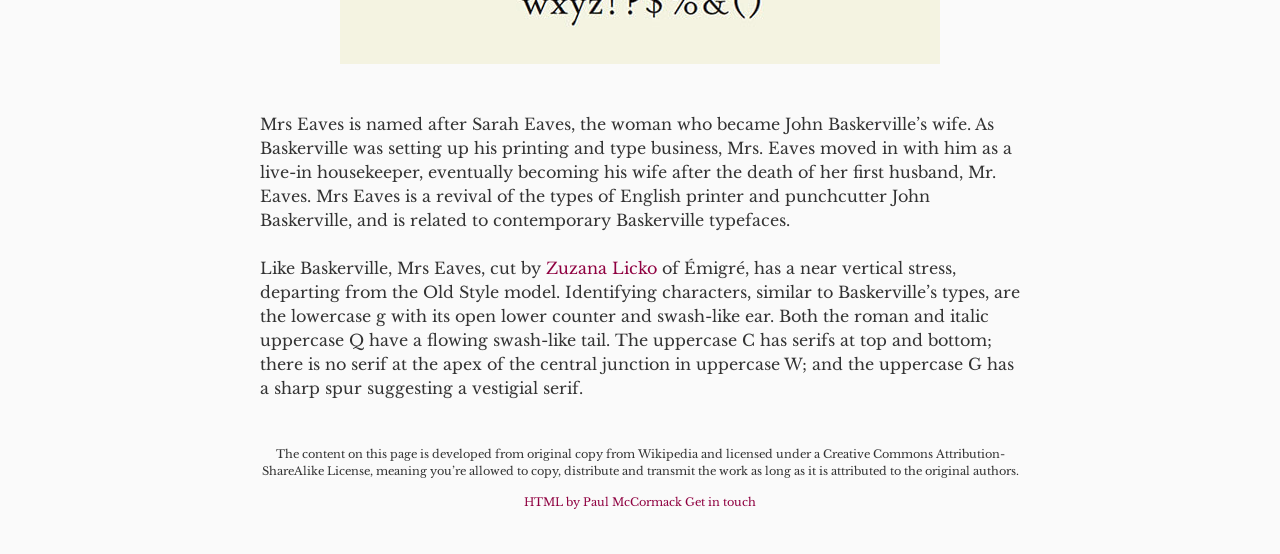
<file: baskerville5.html>
<!DOCTYPE html>
<html lang="en">
<head>
    <meta charset="utf-8" />
    <meta name="author" content="Paul McCormack">
    <title>John Baskerville Version 4</title>

    <link href="css/style.css" type="text/css" rel="stylesheet" />


<!--ADDING GOOGLE FONTS-->
<link href="https://fonts.googleapis.com/css?family=Libre+Baskerville:400,400i|Open+Sans:400,400i,700&display=swap" rel="stylesheet">

</head>

<body>
    <article id="top">
            <nav>
                    <ul>
                        <li><a href="#the-man">The Man</a></li>
                        <li><a href="#the-typeface">The Typeface</a></li>
                        <li><a href="#mrs-eaves">Mrs Eaves</a></li>
                    </ul>
                </nav>
    <header>
        <h1>John Baskerville</h1>
        <h3>Letter Founder & Master Printer</h3>
       
            <p>John Baskerville (1706–1775) was an English businessman whose entrepreneurial attentions included <i>japanning</i> and <i>papier-mâché</i>; he is, however, best remembered as a typographer and printer, not least for the design of the eponymous typeface which, to this very day, bears his name.</p>
    </header>
    
    <section>
    <h2 id="the-man">The Man</h2>

    <img src="img/john-baskerville.jpg" alt="A portrait of John Baskerville" title="John Baskerville designed his famous serif typeface in 1757"/>

        <p>Baskerville was born in the village of Wolverley, near Kidderminster in Worcestershire, and worked as a printer in Birmingham. Baskerville printed works for the University of Cambridge and, although an atheist, printed a splendid folio bible in 1763. His typefaces were greatly admired by Benjamin Franklin, a printer and fellow member of the Royal Society of Arts, who took the designs back to the newly-created United States, where they were adopted for most federal government publishing.</p>

        <p>Baskerville was responsible for numerous innovations in printing, paper and ink production. He developed a technique which produced a smoother whiter paper which showcased his strong black type. He also pioneered a completely new style of typography, adding wide margins and generous leading to improve legibility.</p>
        <blockquote>
        “Having been an early admirer of the beauty of letters, I became insensibly desirous of contributing to the perfection of them. I formed to myself ideas of greater accuracy than had yet appeared, and had endeavoured to produce a set of types according to what I conceived to be their true proportion.”<br/>
        <cite>—John Baskerville, preface to Milton, 1758 (Anatomy of a Typeface)</cite>
</blockquote>
</section>


<!--<div class="baskerville">-->
<section>
    <h2 id="the-typeface">The Typeface</h2>
    <img src="img/type-specimen.jpg" alt="Sample of Baskerville" />

        <p>Baskerville is a Transitional serif typeface designed by John Baskerville in 1757, positioned between the Old Style typefaces of <em>William Caslon</em>, and the modern styles of <em>Giambattista Bodoni</em> and <em>Firmin Didot</em>.</p>

        <p>The typeface is the result of Baskerville’s intent to improve upon the types of William Caslon. He increased the contrast between thick and thin strokes, making the serifs sharper and more tapered, and shifted the axis of rounded letters to a more vertical position. The curved strokes are more circular in shape, and the characters became more regular. These changes created a greater consistency in size and form.</p>

        <p>Baskerville’s work was criticised by jealous competitors and soon fell out of favour. Since the 1920s, however, numerous revivals of Baskerville have been released by Linotype, Monotype, and other type foundries. <a href="https://www.emigre.com/">Émigré</a> released a popular revival of the typeface in 1996 called Mrs Eaves, named for Baskerville’s wife, Sarah Eaves. Baskerville represents the peak of Transitional type face design and bridges the gap between Old Style and Modern type design.</p>
    </section>
   
           <table>
          
            <caption>Foundries that offer versions of Baskerville:</caption>
            <tr>
                <th>Hot type</th>
                <th>Cold type</th>
                <th>Digital type</th>
            </tr>    
            <tr>
                <td>Deberny & Peignot</td>
                <td>Autologic</td>
                <td>Linotype</td>
            </tr>  
            <tr>
                <td>Fry Foundry</td>
                <td>Berthold</td>
                <td>URW++</td>
            </tr> 
            <tr>
                <td>American Type Founders</td>
                <td>Compugraphic</td>
                <td>Monotype
            </td>
            </tr> 
            <tr>
                <td>Linotype</td>
                <td>Hell AG</td>
                <td>Bitstream</td>
            </tr> 
            <tr>
                <td>Lanston Monotype</td>
                <td>Monotype</td>
                <td></td>
            </tr> 
        </table>

      


<section>
    <h2 id="mrs-eaves">Mrs Eaves</h2>
    
    <img src="img/mrs-eaves.jpg" alt="Sample of the Mrs Eaves typeface designed by Zuzana Licko" />

        <p>Mrs Eaves is named after Sarah Eaves, the woman who became John Baskerville’s wife. As Baskerville was setting up his printing and type business, Mrs. Eaves moved in with him as a live-in housekeeper, eventually becoming his wife after the death of her first husband, Mr. Eaves. Mrs Eaves is a revival of the types of English printer and punchcutter John Baskerville, and is related to contemporary Baskerville typefaces.</p>

        <p>Like Baskerville, Mrs Eaves, cut by <a href="https://www.emigre.com/Designer/ZuzanaLicko">Zuzana Licko</a> of Émigré, has a near vertical stress, departing from the Old Style model. Identifying characters, similar to Baskerville’s types, are the lowercase g with its open lower counter and swash-like ear. Both the roman and italic uppercase Q have a flowing swash-like tail. The uppercase C has serifs at top and bottom; there is no serif at the apex of the central junction in uppercase W; and the uppercase G has a sharp spur suggesting a vestigial serif.</p>

        
                
</section>
</article>
     <div class="baskerville">  
<footer>
            <p>The content on this page is developed from original copy from Wikipedia and licensed under a Creative Commons Attribution-ShareAlike License, meaning you’re allowed to copy, distribute and transmit the work as long as it is attributed to the original authors.</p>
            <a href="http://eleventhirty.co" title="View my personal Website" target="_blank" >HTML by Paul McCormack</a>
            <a href="mailto:p.mccormack.ac.uk"  title="Feel free to send me an email">Get in touch</a>
        </footer>
    </div> 
</body>

</html>
</file>
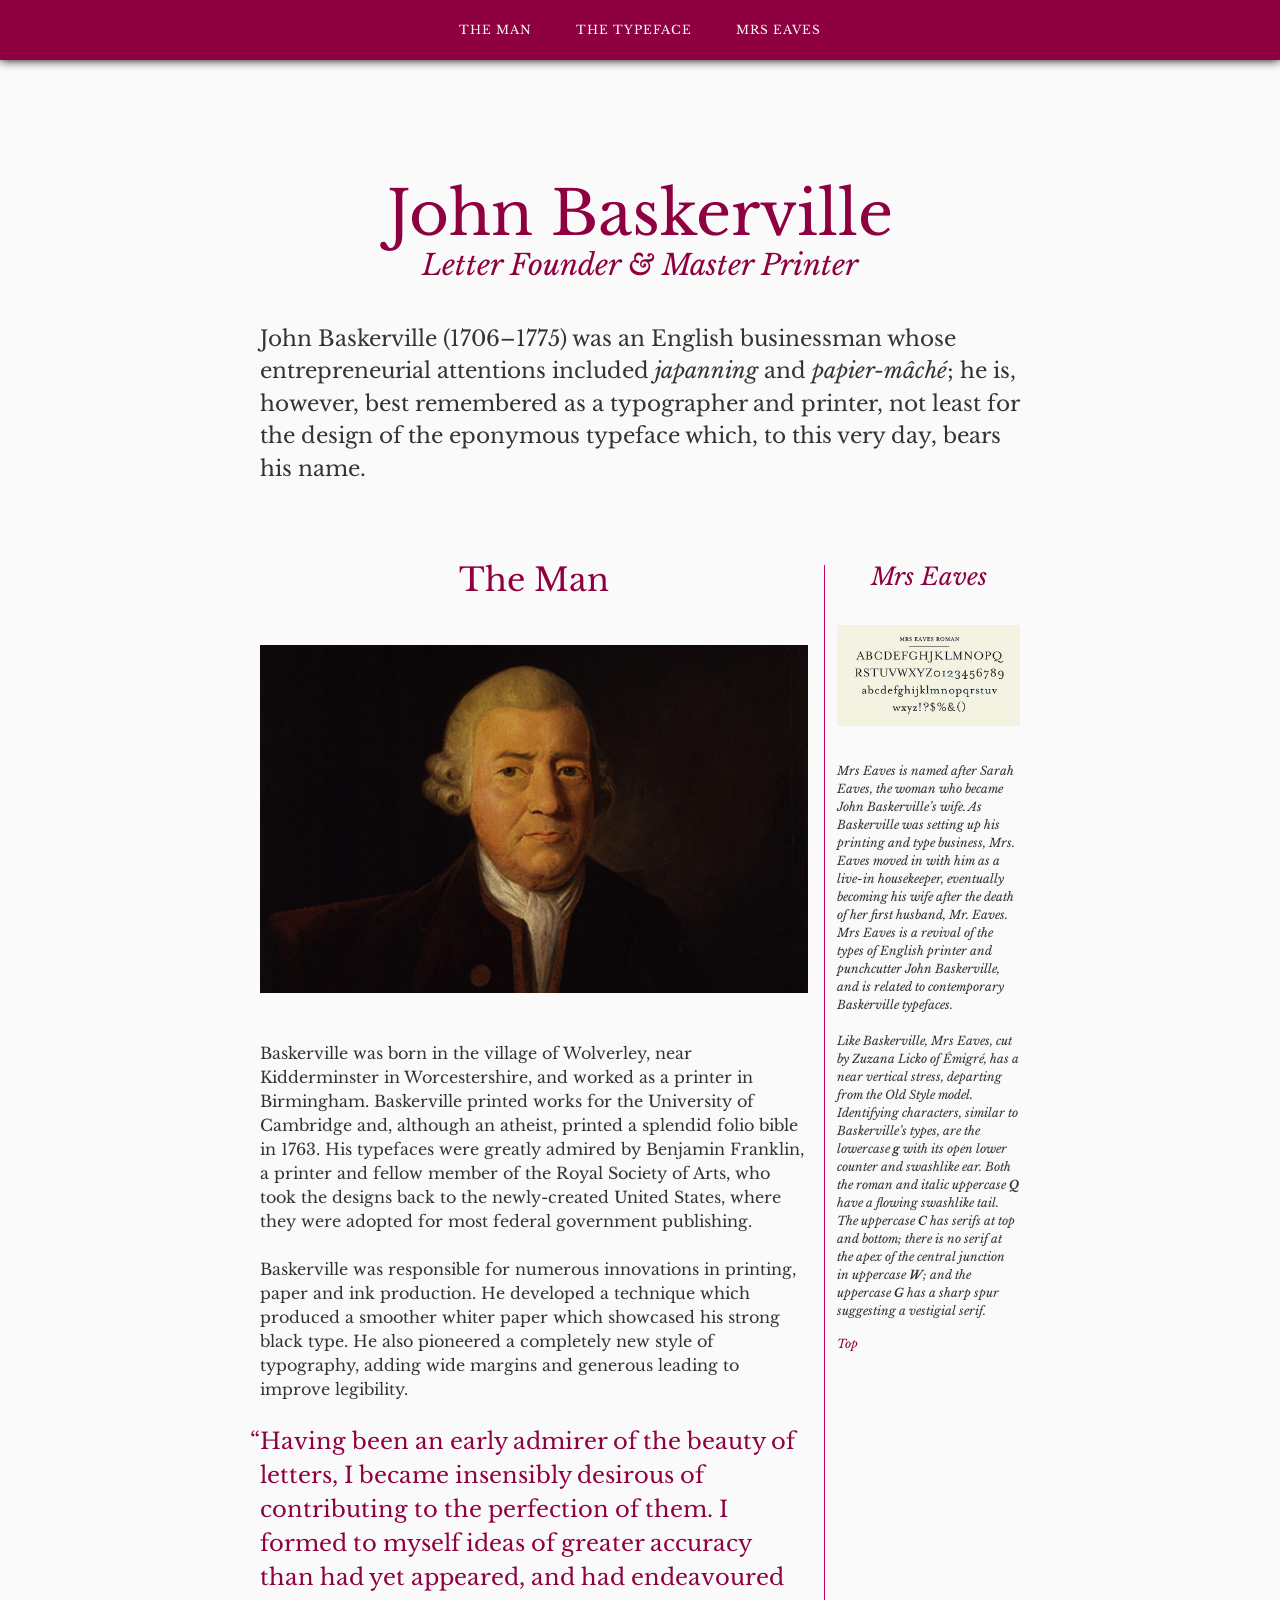
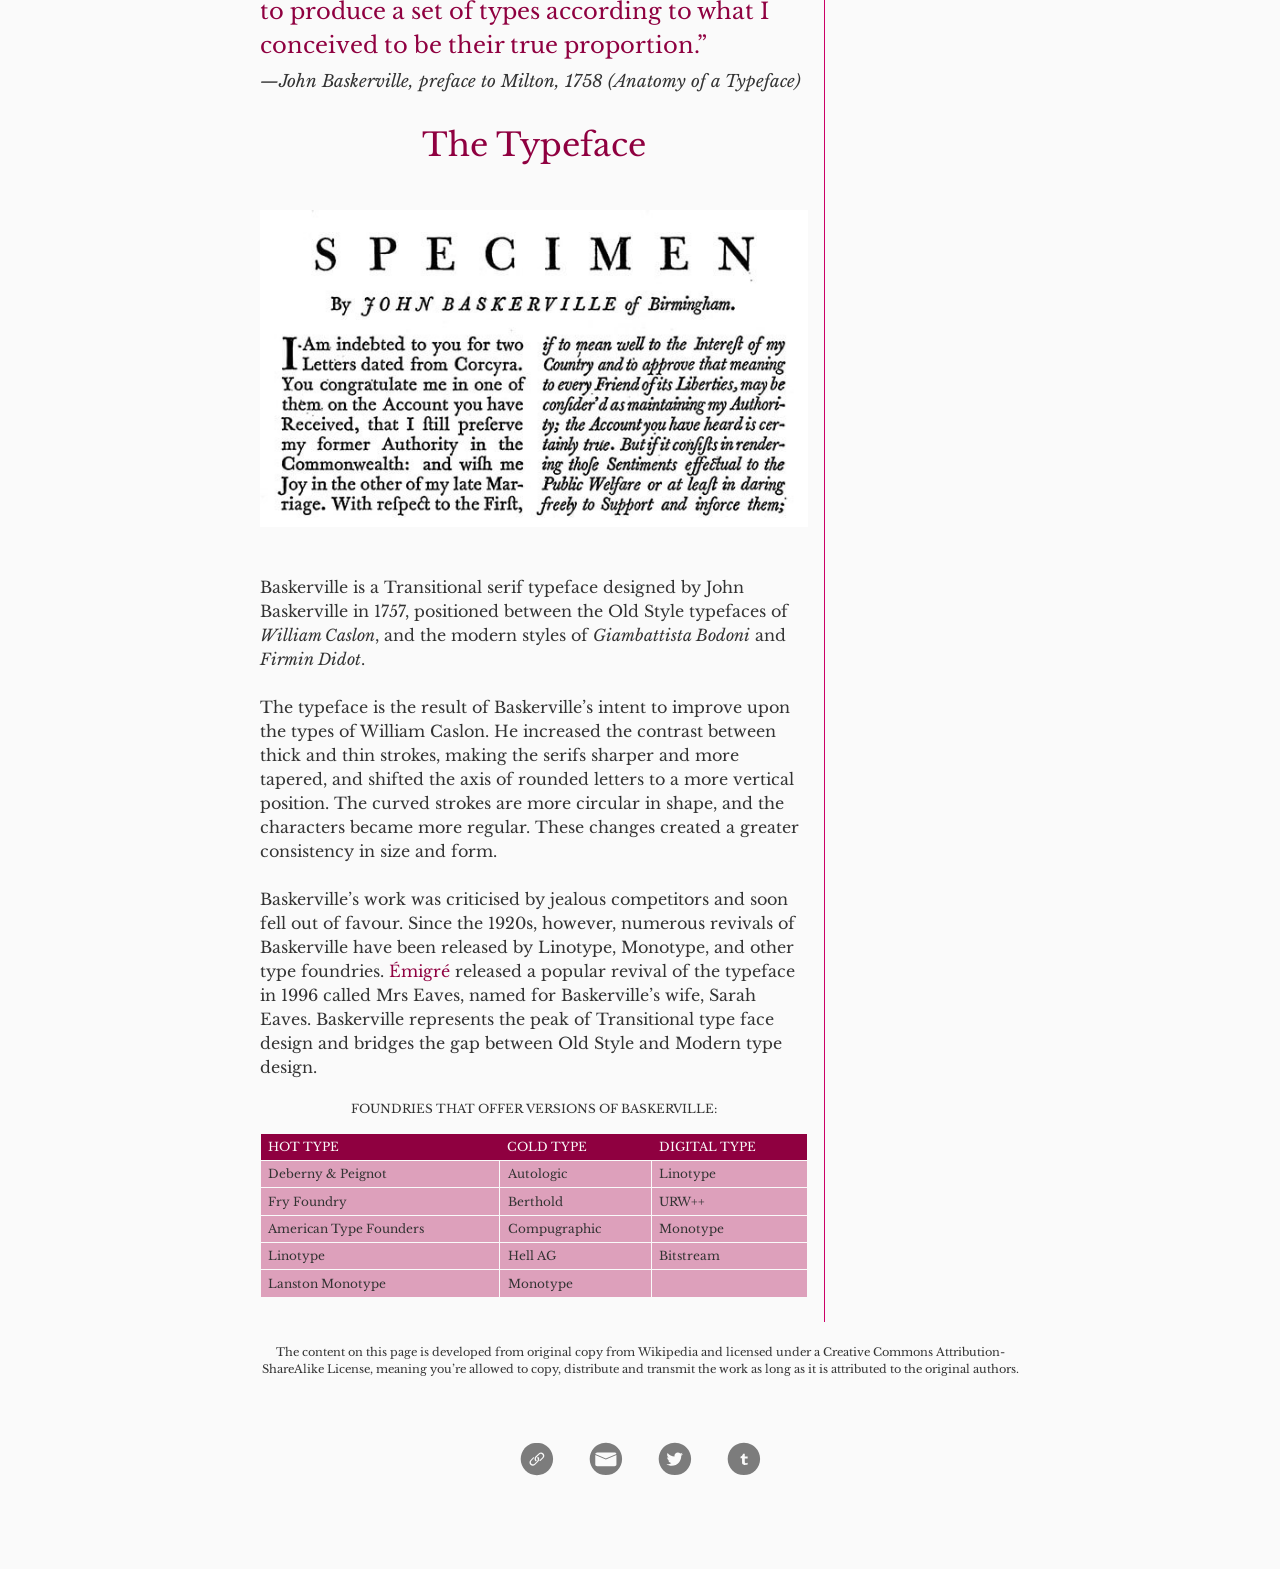
<file: baskerville6.html>
<!DOCTYPE html>
<html lang="en">
<head>
    <meta charset="utf-8" />
    <meta name="author" content="Paul McCormack">
    <title>John Baskerville Version 6</title>

    <link href="css/style-flex.css" type="text/css" rel="stylesheet" />

    <meta name="viewport" content="width=device-width, initial-scale=1">

<!--ADDING GOOGLE FONTS-->
<link href="https://fonts.googleapis.com/css?family=Libre+Baskerville:400,400i|Open+Sans:400,400i,700&display=swap" rel="stylesheet">
</head>

<body>
        <header>
            <nav>
                    <ul>
                        <li><a href="#the-man">The Man</a></li>
                        <li><a href="#the-typeface">The Typeface</a></li>
                        <li><a href="#mrs-eaves">Mrs Eaves</a></li>
                    </ul>
            </nav>
   
        <h1>John Baskerville</h1>
        <h3>Letter Founder & Master Printer</h3>
        <p>John Baskerville (1706–1775) was an English businessman whose entrepreneurial attentions included <i>japanning</i> and <i>papier-mâché</i>; he is, however, best remembered as a typographer and printer, not least for the design of the eponymous typeface which, to this very day, bears his name.</p>
    </header>
    
    <article id="top">

    <section class="main">

    <h2 id="the-man">The Man</h2>

    <img src="img/john-baskerville.jpg" alt="A portrait of John Baskerville" title="John Baskerville designed his famous serif typeface in 1757"/>

        <p>Baskerville was born in the village of Wolverley, near Kidderminster in Worcestershire, and worked as a printer in Birmingham. Baskerville printed works for the University of Cambridge and, although an atheist, printed a splendid folio bible in 1763. His typefaces were greatly admired by Benjamin Franklin, a printer and fellow member of the Royal Society of Arts, who took the designs back to the newly-created United States, where they were adopted for most federal government publishing.</p>

        <p>Baskerville was responsible for numerous innovations in printing, paper and ink production. He developed a technique which produced a smoother whiter paper which showcased his strong black type. He also pioneered a completely new style of typography, adding wide margins and generous leading to improve legibility.</p>
        <blockquote>
            “Having been an early admirer of the beauty of letters, I became insensibly desirous of contributing to the perfection of them. I formed to myself ideas of greater accuracy than had yet appeared, and had endeavoured to produce a set of types according to what I conceived to be their true proportion.”<br/>
            <cite>—John Baskerville, preface to Milton, 1758 (Anatomy of a Typeface)</cite>
        </blockquote>

<!--<div class="baskerville">-->

    <h2 id="the-typeface">The Typeface</h2>
    <img src="img/type-specimen.jpg" alt="Sample of Baskerville" />

        <p>Baskerville is a Transitional serif typeface designed by John Baskerville in 1757, positioned between the Old Style typefaces of <em>William Caslon</em>, and the modern styles of <em>Giambattista Bodoni</em> and <em>Firmin Didot</em>.</p>

        <p>The typeface is the result of Baskerville’s intent to improve upon the types of William Caslon. He increased the contrast between thick and thin strokes, making the serifs sharper and more tapered, and shifted the axis of rounded letters to a more vertical position. The curved strokes are more circular in shape, and the characters became more regular. These changes created a greater consistency in size and form.</p>

        <p>Baskerville’s work was criticised by jealous competitors and soon fell out of favour. Since the 1920s, however, numerous revivals of Baskerville have been released by Linotype, Monotype, and other type foundries. <a href="https://www.emigre.com/">Émigré</a> released a popular revival of the typeface in 1996 called Mrs Eaves, named for Baskerville’s wife, Sarah Eaves. Baskerville represents the peak of Transitional type face design and bridges the gap between Old Style and Modern type design.</p>
    
           <table>
            <caption>Foundries that offer versions of Baskerville:</caption>
            <tr>
                <th>Hot type</th>
                <th>Cold type</th>
                <th>Digital type</th>
            </tr>    
            <tr>
                <td>Deberny & Peignot</td>
                <td>Autologic</td>
                <td>Linotype</td>
            </tr>  
            <tr>
                <td>Fry Foundry</td>
                <td>Berthold</td>
                <td>URW++</td>
            </tr> 
            <tr>
                <td>American Type Founders</td>
                <td>Compugraphic</td>
                <td>Monotype
            </td>
            </tr> 
            <tr>
                <td>Linotype</td>
                <td>Hell AG</td>
                <td>Bitstream</td>
            </tr> 
            <tr>
                <td>Lanston Monotype</td>
                <td>Monotype</td>
                <td></td>
            </tr> 
        </table>
      
    </section> <!------ SECTION FOR MAIN CONTENT CLOSES HERE ------->

    <aside>
			<h2 id="mrs-eaves">Mrs Eaves</h2>
            
            <img src="img/mrs-eaves.jpg" alt="Specimen of Mrs Eaves font" />
            
			<p>Mrs Eaves is named after Sarah Eaves, the woman who became John Baskerville’s wife. As Baskerville was setting up his printing and type business, Mrs. Eaves moved in with him as a live-in housekeeper, eventually becoming his wife after the death of her first husband, Mr. Eaves. Mrs Eaves is a revival of the types of English printer and punchcutter John Baskerville, and is related to contemporary Baskerville typefaces.</p>
			
			<p>Like Baskerville, Mrs Eaves, cut by Zuzana Licko of Émigré, has a near vertical stress, departing from the Old Style model. Identifying characters, similar to Baskerville’s types, are the lowercase <b>g</b> with its open lower counter and swashlike ear. Both the roman and italic uppercase <b>Q</b> have a flowing swashlike tail. The uppercase <b>C</b> has serifs at top and bottom; there is no serif at the apex of the central junction in uppercase <b>W</b>; and the uppercase <b>G</b> has a sharp spur suggesting a vestigial serif.</p>

            <a href="#top" class="anchor">Top</a>
            
    </aside>

</article>

      
<footer>
            <p>The content on this page is developed from original copy from Wikipedia and licensed under a Creative Commons Attribution-ShareAlike License, meaning you’re allowed to copy, distribute and transmit the work as long as it is attributed to the original authors.</p>
           
            <ul class="connections">
                    <li><a href="http://eleventhirty.co"><img src="img/social/link.svg" alt="Send me an email" /></a></li>

                    <li><a href="mailto:p.mccormack@ulster.ac.uk"><img src="img/social/email.svg" alt="Check out my other website" /></a></li>

                    <li><a href="http://twitter.com/eleventhirty"><img src="img/social/twitter.svg" alt="Follow me on Twitter" /></a></li>
                    
                    <li><a href="https://www.pixelpaper.tumblr.com"><img src="img/social/tumblr.svg" alt="Check out my Tumblr" /></a></li>
                  </ul>
        </footer>
    
</body>

</html>
</file>
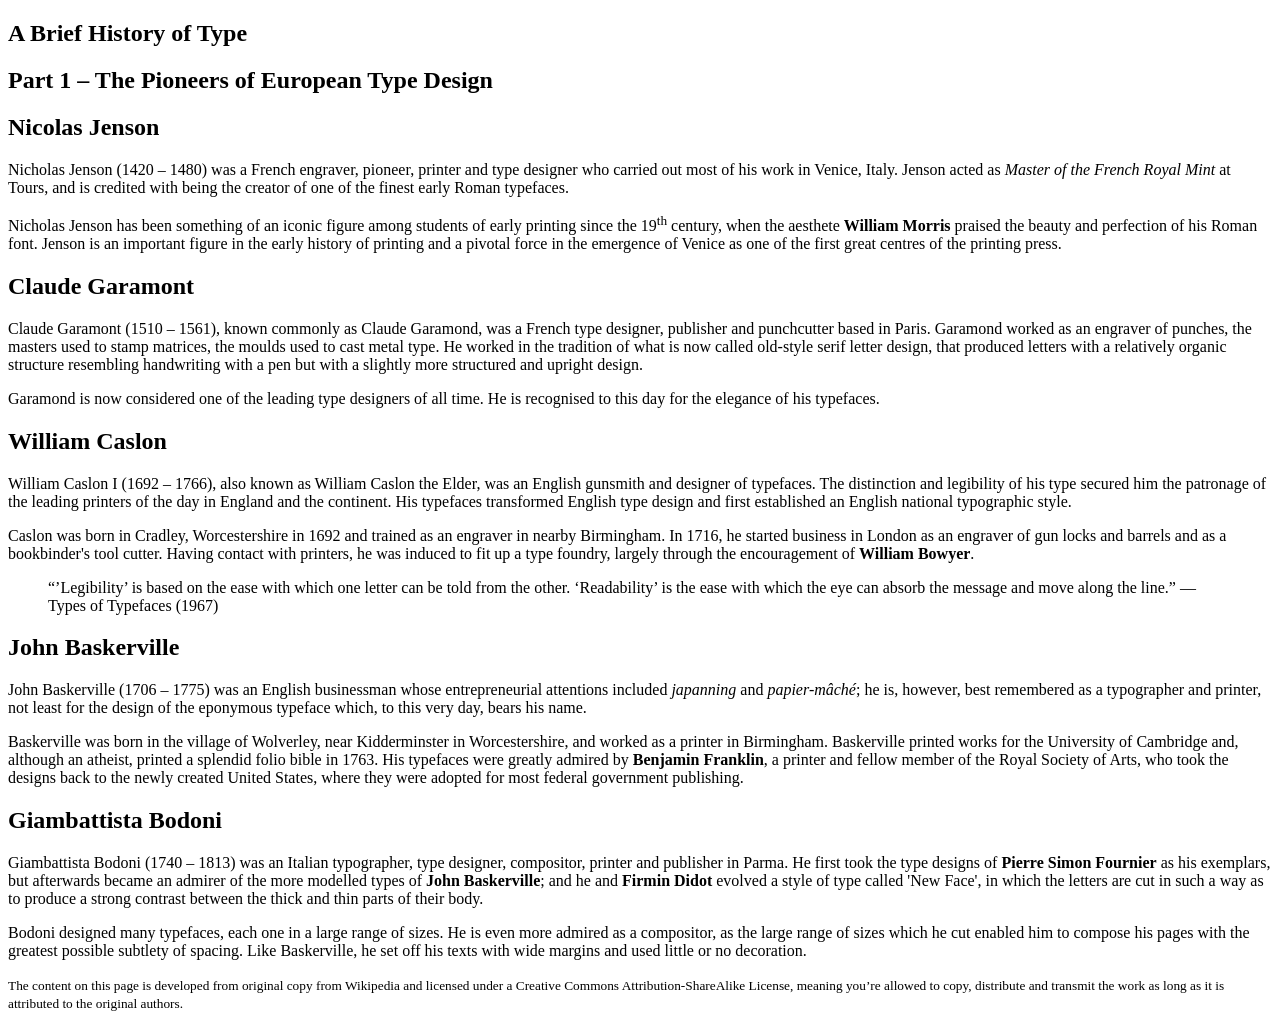
<file: history1.html>
<!-- The following outlines the standard solution to this project. Students may have subtle variations on the approach but the markup should be correct -->
<!DOCTYPE html>
<html lang="en">
<head >
	<meta charset="utf-8" />
	<title>A Brief History of Type</title>
</head>

<body>
<article>
	<header>
        <h1>A Brief History of Type</h1>
        <h2>Part 1 – The Pioneers of European Type Design</h2>
     </header>
    
    <section>
        <h2>Nicolas Jenson</h2>

            <p>Nicholas Jenson (1420 – 1480) was a French engraver, pioneer, printer and type designer who carried out most of his work in Venice, Italy. Jenson acted as <i>Master of the French Royal Mint</i> at Tours, and is credited with being the creator of one of the finest early Roman typefaces.</p>

            <p>Nicholas Jenson has been something of an iconic figure among students of early printing since the 19<sup>th</sup> century, when the aesthete <b>William Morris</b> praised the beauty and perfection of his Roman font. Jenson is an important figure in the early history of printing and a pivotal force in the emergence of Venice as one of the first great centres of the printing press.</p>
    </section>
        
    <section>
        <h2>Claude Garamont</h2>

            <p>Claude Garamont (1510 – 1561), known commonly as Claude Garamond, was a French type designer, publisher and punchcutter based in Paris. Garamond worked as an engraver of punches, the masters used to stamp matrices, the moulds used to cast metal type. He worked in the tradition of what is now called old-style serif letter design, that produced letters with a relatively organic structure resembling handwriting with a pen but with a slightly more structured and upright design.</p> 

            <p>Garamond is now considered one of the leading type designers of all time. He is recognised to this day for the elegance of his typefaces.</p>
    </section>

    <section>
        <h2>William Caslon</h2>

            <p>William Caslon I (1692 – 1766), also known as William Caslon the Elder, was an English gunsmith and designer of typefaces. The distinction and legibility of his type secured him the patronage of the leading printers of the day in England and the continent. His typefaces transformed English type design and first established an English national typographic style.</p>

            <p>Caslon was born in Cradley, Worcestershire in 1692 and trained as an engraver in nearby Birmingham. In 1716, he started business in London as an engraver of gun locks and barrels and as a bookbinder's tool cutter. Having contact with printers, he was induced to fit up a type foundry, largely through the encouragement of <b>William Bowyer</b>.</p>
        
            <blockquote>“’Legibility’ is based on the ease with which one letter can be told from the other. ‘Readability’ is the ease with which the eye can absorb the message and move along the line.”
        —Types of Typefaces (1967) </blockquote>
    </section>
    

        
    <section>
        <h2>John Baskerville</h2>

            <p>John Baskerville (1706 – 1775) was an English businessman whose entrepreneurial attentions included <i>japanning</i> and <i>papier-mâché</i>; he is, however, best remembered as a typographer and printer, not least for the design of the eponymous typeface which, to this very day, bears his name.</p>

            <p>Baskerville was born in the village of Wolverley, near Kidderminster in Worcestershire, and worked as a printer in Birmingham. Baskerville printed works for the University of Cambridge and, although an atheist, printed a splendid folio bible in 1763. His typefaces were greatly admired by <b>Benjamin Franklin</b>, a printer and fellow member of the Royal Society of Arts, who took the designs back to the newly created United States, where they were adopted for most federal government publishing.</p>
    </section>

    <section>
        <h2>Giambattista Bodoni</h2>

            <p>Giambattista Bodoni (1740 – 1813) was an Italian typographer, type designer, compositor, printer and publisher in Parma. He first took the type designs of <b>Pierre Simon Fournier</b> as his exemplars, but afterwards became an admirer of the more modelled types of <b>John Baskerville</b>; and he and <b>Firmin Didot</b> evolved a style of type called 'New Face', in which the letters are cut in such a way as to produce a strong contrast between the thick and thin parts of their body.</p> 

            <p>Bodoni designed many typefaces, each one in a large range of sizes. He is even more admired as a compositor, as the large range of sizes which he cut enabled him to compose his pages with the greatest possible subtlety of spacing. Like Baskerville, he set off his texts with wide margins and used little or no decoration.</p>
    </section>
 </article>
    
  <footer>
<!-- Footer content below -->
            <p><small>The content on this page is developed from original copy from Wikipedia and licensed under a Creative Commons Attribution-ShareAlike License, meaning you’re allowed to copy, distribute and transmit the work as long as it is attributed to the original authors.</small></p>
  </footer>
    
</body>
</html>
</file>
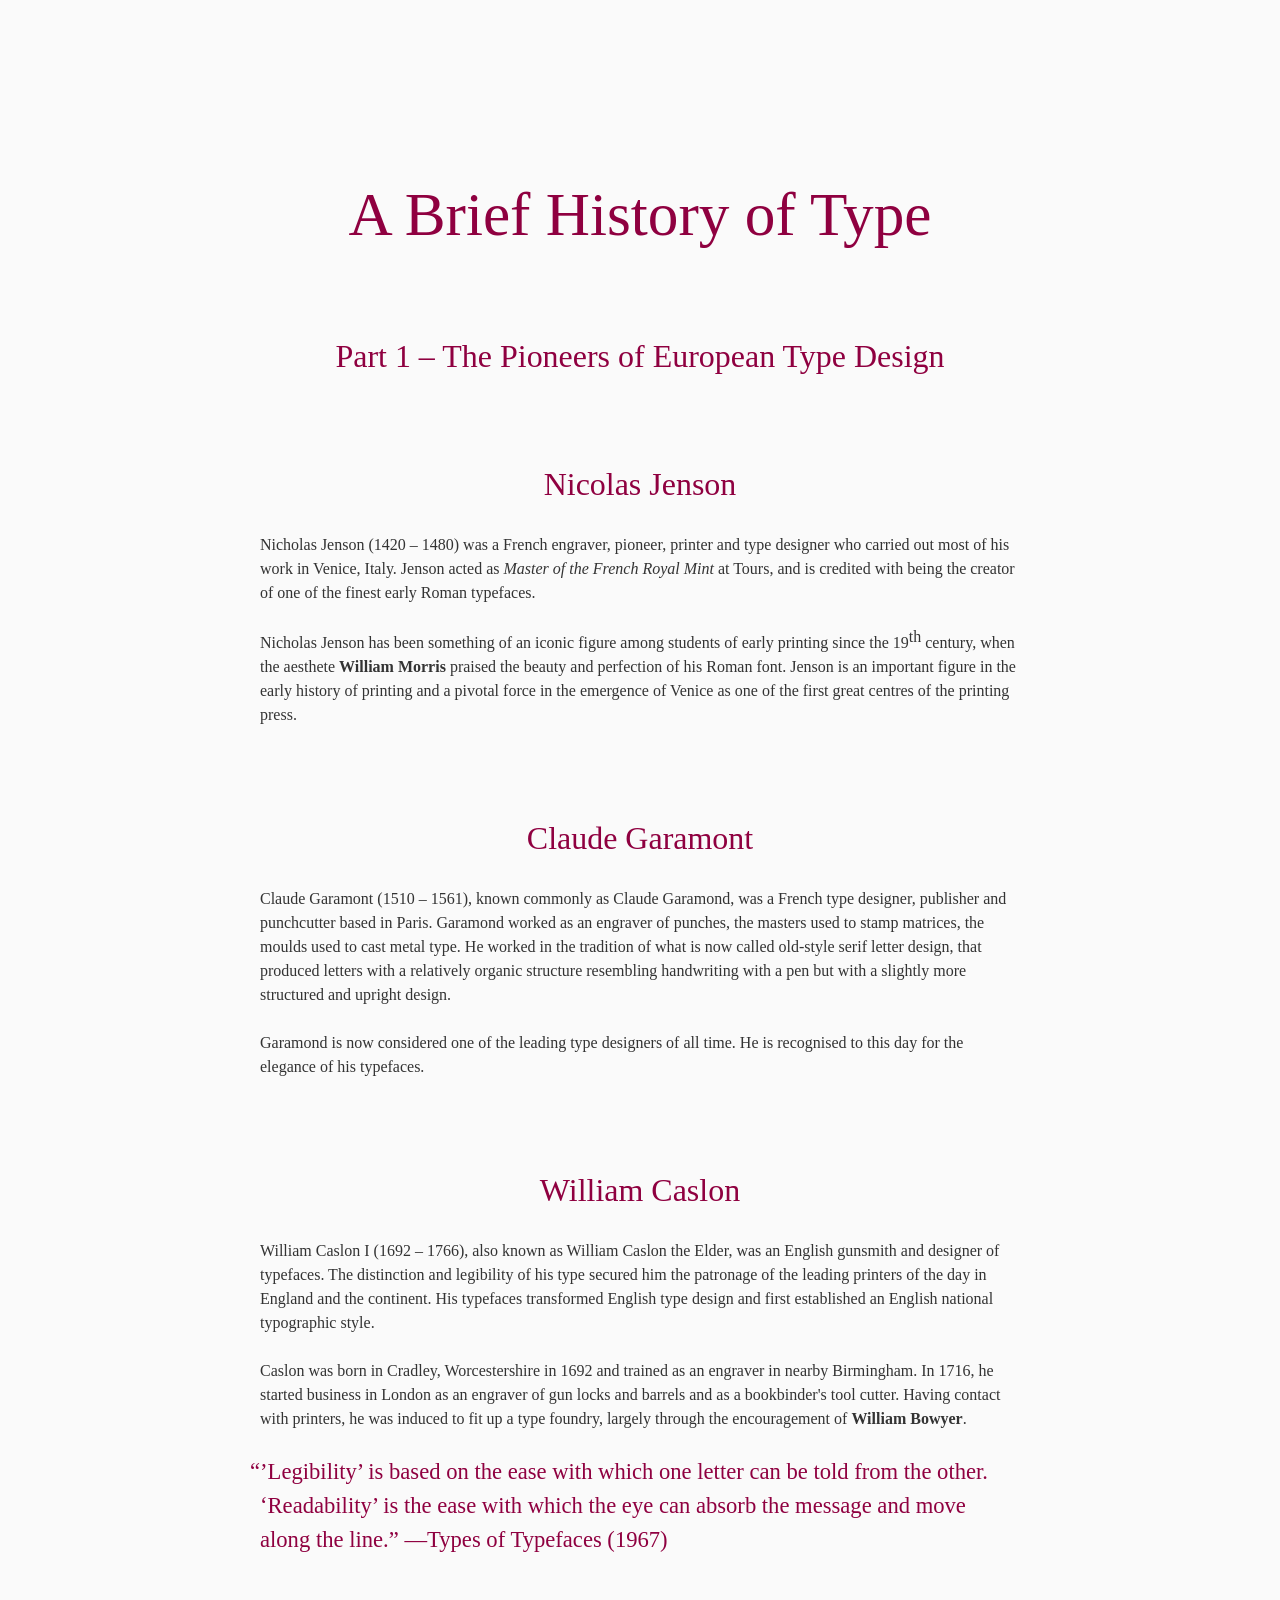
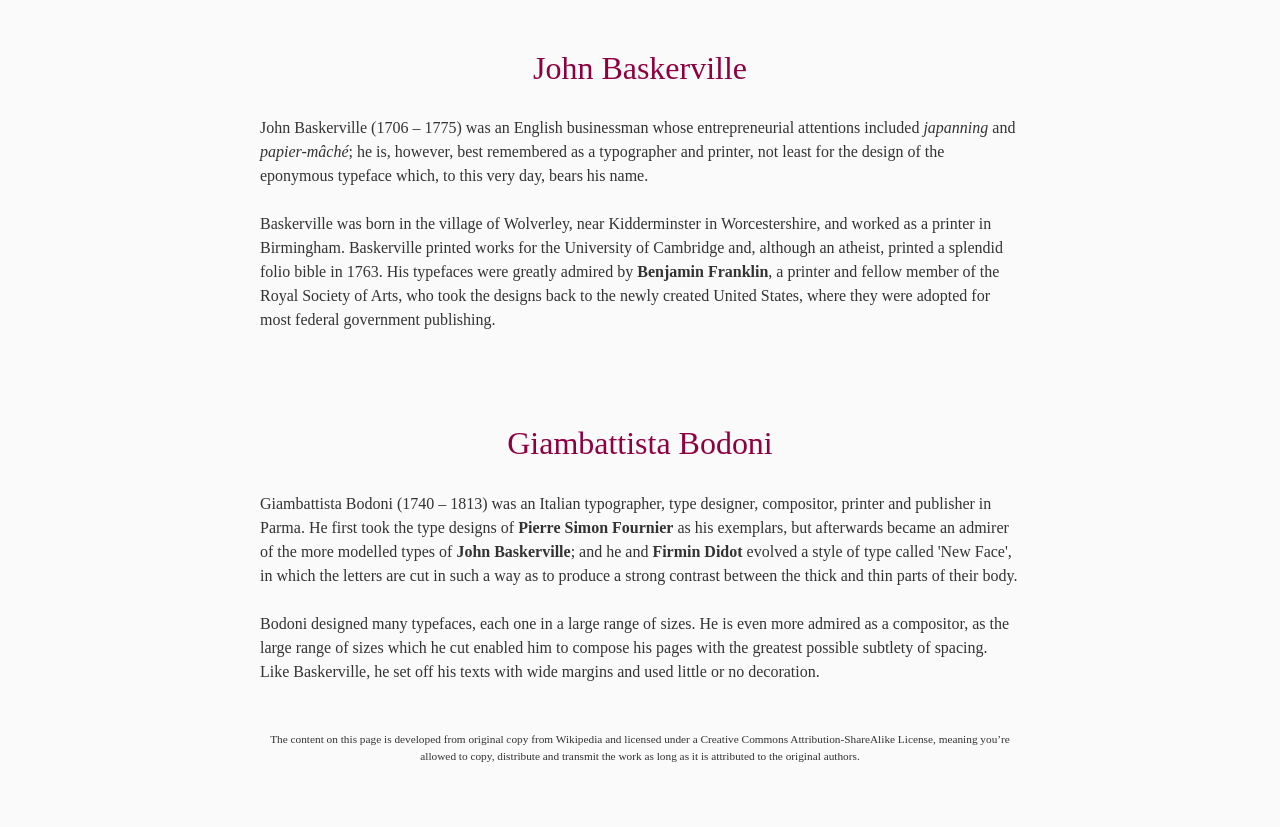
<file: history2.html>
<!-- The following outlines the standard solution to this project. Students may have subtle variations on the approach but the markup should be correct -->
<!DOCTYPE html>
<html lang="en">
<head >
	<meta charset="utf-8" />
    <title>A Brief History of Type</title>
    
    <link href="css/style.css" type="text/css" rel="stylesheet" />
</head>

<body>
<article>
	<header>
        <h1>A Brief History of Type</h1>
        <h2>Part 1 – The Pioneers of European Type Design</h2>
     </header>
    
    <section>
        <h2>Nicolas Jenson</h2>

            <p>Nicholas Jenson (1420 – 1480) was a French engraver, pioneer, printer and type designer who carried out most of his work in Venice, Italy. Jenson acted as <i>Master of the French Royal Mint</i> at Tours, and is credited with being the creator of one of the finest early Roman typefaces.</p>

            <p>Nicholas Jenson has been something of an iconic figure among students of early printing since the 19<sup>th</sup> century, when the aesthete <b>William Morris</b> praised the beauty and perfection of his Roman font. Jenson is an important figure in the early history of printing and a pivotal force in the emergence of Venice as one of the first great centres of the printing press.</p>
    </section>
        
    <section>
        <h2>Claude Garamont</h2>

            <p>Claude Garamont (1510 – 1561), known commonly as Claude Garamond, was a French type designer, publisher and punchcutter based in Paris. Garamond worked as an engraver of punches, the masters used to stamp matrices, the moulds used to cast metal type. He worked in the tradition of what is now called old-style serif letter design, that produced letters with a relatively organic structure resembling handwriting with a pen but with a slightly more structured and upright design.</p> 

            <p>Garamond is now considered one of the leading type designers of all time. He is recognised to this day for the elegance of his typefaces.</p>
    </section>

    <section>
        <h2>William Caslon</h2>

            <p>William Caslon I (1692 – 1766), also known as William Caslon the Elder, was an English gunsmith and designer of typefaces. The distinction and legibility of his type secured him the patronage of the leading printers of the day in England and the continent. His typefaces transformed English type design and first established an English national typographic style.</p>

            <p>Caslon was born in Cradley, Worcestershire in 1692 and trained as an engraver in nearby Birmingham. In 1716, he started business in London as an engraver of gun locks and barrels and as a bookbinder's tool cutter. Having contact with printers, he was induced to fit up a type foundry, largely through the encouragement of <b>William Bowyer</b>.</p>
        
            <blockquote>“’Legibility’ is based on the ease with which one letter can be told from the other. ‘Readability’ is the ease with which the eye can absorb the message and move along the line.”
        —Types of Typefaces (1967) </blockquote>
    </section>
    

        
    <section>
        <h2>John Baskerville</h2>

            <p>John Baskerville (1706 – 1775) was an English businessman whose entrepreneurial attentions included <i>japanning</i> and <i>papier-mâché</i>; he is, however, best remembered as a typographer and printer, not least for the design of the eponymous typeface which, to this very day, bears his name.</p>

            <p>Baskerville was born in the village of Wolverley, near Kidderminster in Worcestershire, and worked as a printer in Birmingham. Baskerville printed works for the University of Cambridge and, although an atheist, printed a splendid folio bible in 1763. His typefaces were greatly admired by <b>Benjamin Franklin</b>, a printer and fellow member of the Royal Society of Arts, who took the designs back to the newly created United States, where they were adopted for most federal government publishing.</p>
    </section>

    <section>
        <h2>Giambattista Bodoni</h2>

            <p>Giambattista Bodoni (1740 – 1813) was an Italian typographer, type designer, compositor, printer and publisher in Parma. He first took the type designs of <b>Pierre Simon Fournier</b> as his exemplars, but afterwards became an admirer of the more modelled types of <b>John Baskerville</b>; and he and <b>Firmin Didot</b> evolved a style of type called 'New Face', in which the letters are cut in such a way as to produce a strong contrast between the thick and thin parts of their body.</p> 

            <p>Bodoni designed many typefaces, each one in a large range of sizes. He is even more admired as a compositor, as the large range of sizes which he cut enabled him to compose his pages with the greatest possible subtlety of spacing. Like Baskerville, he set off his texts with wide margins and used little or no decoration.</p>
    </section>
 </article>
    
  <footer>
<!-- Footer content below -->
            <p><small>The content on this page is developed from original copy from Wikipedia and licensed under a Creative Commons Attribution-ShareAlike License, meaning you’re allowed to copy, distribute and transmit the work as long as it is attributed to the original authors.</small></p>
  </footer>
    
</body>
</html>
</file>
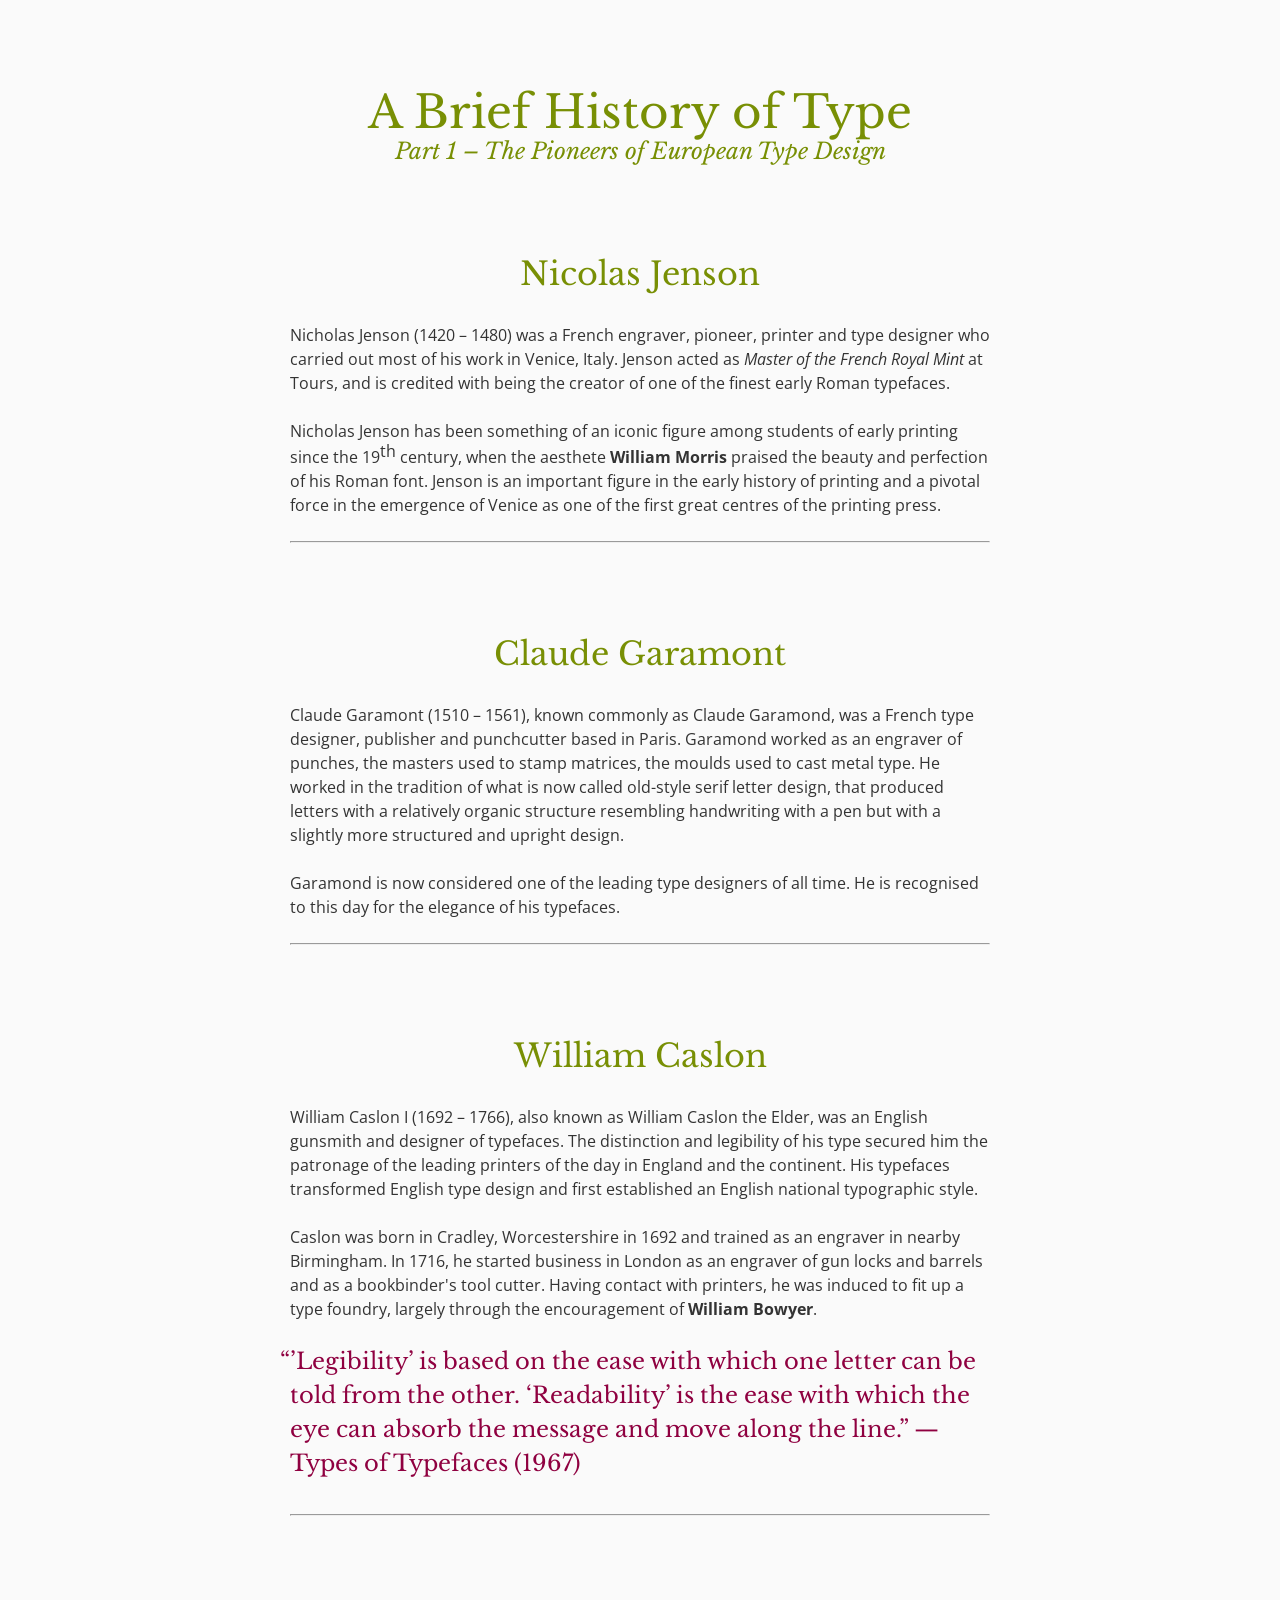
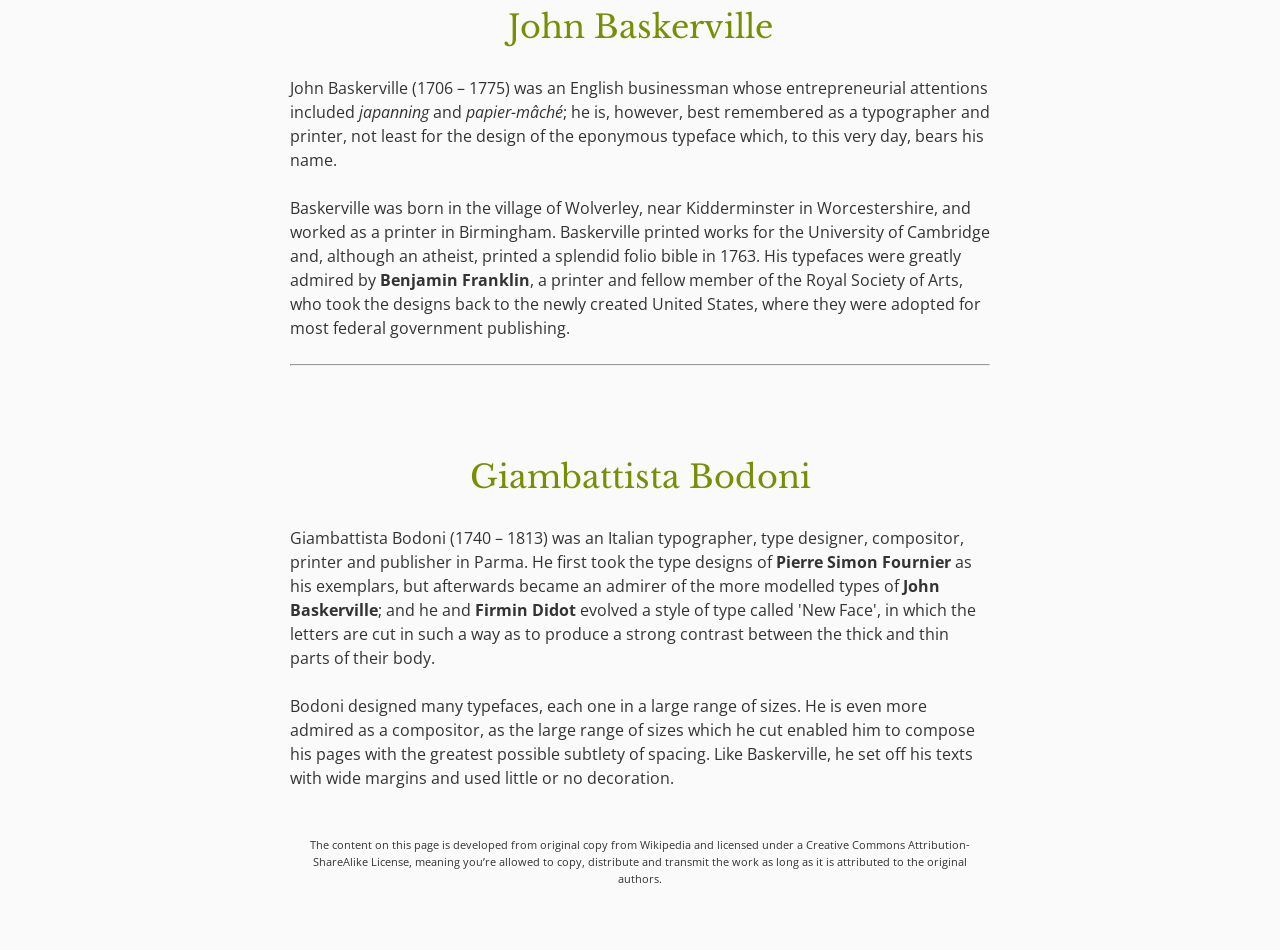
<file: history3.html>
<!-- The following outlines the standard solution to this project. Students may have subtle variations on the approach but the markup should be correct -->
<!DOCTYPE html>
<html lang="en">
<head >
	<meta charset="utf-8" />
    <title>A Brief History of Type 3</title>
    
    <link href="css/style-type.css" type="text/css" rel="stylesheet" />

    <!--ADDING GOOGLE FONTS-->
<link href="https://fonts.googleapis.com/css?family=Libre+Baskerville:400,400i|Open+Sans:400,400i,700&display=swap" rel="stylesheet">
</head>

<body>
<article>
	<header>
        <h1>A Brief History of Type</h1>
        <h3>Part 1 – The Pioneers of European Type Design</h3>
     </header>
    
    <section>
        <h2>Nicolas Jenson</h2>

            <p>Nicholas Jenson (1420 – 1480) was a French engraver, pioneer, printer and type designer who carried out most of his work in Venice, Italy. Jenson acted as <i>Master of the French Royal Mint</i> at Tours, and is credited with being the creator of one of the finest early Roman typefaces.</p>

            <p>Nicholas Jenson has been something of an iconic figure among students of early printing since the 19<sup>th</sup> century, when the aesthete <b>William Morris</b> praised the beauty and perfection of his Roman font. Jenson is an important figure in the early history of printing and a pivotal force in the emergence of Venice as one of the first great centres of the printing press.</p>
    </section>
        <hr>
    <section>
        <h2>Claude Garamont</h2>

            <p>Claude Garamont (1510 – 1561), known commonly as Claude Garamond, was a French type designer, publisher and punchcutter based in Paris. Garamond worked as an engraver of punches, the masters used to stamp matrices, the moulds used to cast metal type. He worked in the tradition of what is now called old-style serif letter design, that produced letters with a relatively organic structure resembling handwriting with a pen but with a slightly more structured and upright design.</p> 

            <p>Garamond is now considered one of the leading type designers of all time. He is recognised to this day for the elegance of his typefaces.</p>
    </section>
    <hr>
    <section>
        <h2>William Caslon</h2>

            <p>William Caslon I (1692 – 1766), also known as William Caslon the Elder, was an English gunsmith and designer of typefaces. The distinction and legibility of his type secured him the patronage of the leading printers of the day in England and the continent. His typefaces transformed English type design and first established an English national typographic style.</p>

            <p>Caslon was born in Cradley, Worcestershire in 1692 and trained as an engraver in nearby Birmingham. In 1716, he started business in London as an engraver of gun locks and barrels and as a bookbinder's tool cutter. Having contact with printers, he was induced to fit up a type foundry, largely through the encouragement of <b>William Bowyer</b>.</p>
        
            <blockquote>“’Legibility’ is based on the ease with which one letter can be told from the other. ‘Readability’ is the ease with which the eye can absorb the message and move along the line.”
        —Types of Typefaces (1967) </blockquote>
    </section>
    
    <hr>
        
    <section>
        <h2>John Baskerville</h2>

            <p>John Baskerville (1706 – 1775) was an English businessman whose entrepreneurial attentions included <i>japanning</i> and <i>papier-mâché</i>; he is, however, best remembered as a typographer and printer, not least for the design of the eponymous typeface which, to this very day, bears his name.</p>

            <p>Baskerville was born in the village of Wolverley, near Kidderminster in Worcestershire, and worked as a printer in Birmingham. Baskerville printed works for the University of Cambridge and, although an atheist, printed a splendid folio bible in 1763. His typefaces were greatly admired by <b>Benjamin Franklin</b>, a printer and fellow member of the Royal Society of Arts, who took the designs back to the newly created United States, where they were adopted for most federal government publishing.</p>
    </section>
    <hr>
    <section>
        <h2>Giambattista Bodoni</h2>

            <p>Giambattista Bodoni (1740 – 1813) was an Italian typographer, type designer, compositor, printer and publisher in Parma. He first took the type designs of <b>Pierre Simon Fournier</b> as his exemplars, but afterwards became an admirer of the more modelled types of <b>John Baskerville</b>; and he and <b>Firmin Didot</b> evolved a style of type called 'New Face', in which the letters are cut in such a way as to produce a strong contrast between the thick and thin parts of their body.</p> 

            <p>Bodoni designed many typefaces, each one in a large range of sizes. He is even more admired as a compositor, as the large range of sizes which he cut enabled him to compose his pages with the greatest possible subtlety of spacing. Like Baskerville, he set off his texts with wide margins and used little or no decoration.</p>
    </section>
 </article>
    
  <footer>
<!-- Footer content below -->
            <p><small>The content on this page is developed from original copy from Wikipedia and licensed under a Creative Commons Attribution-ShareAlike License, meaning you’re allowed to copy, distribute and transmit the work as long as it is attributed to the original authors.</small></p>
  </footer>
    
</body>
</html>
</file>
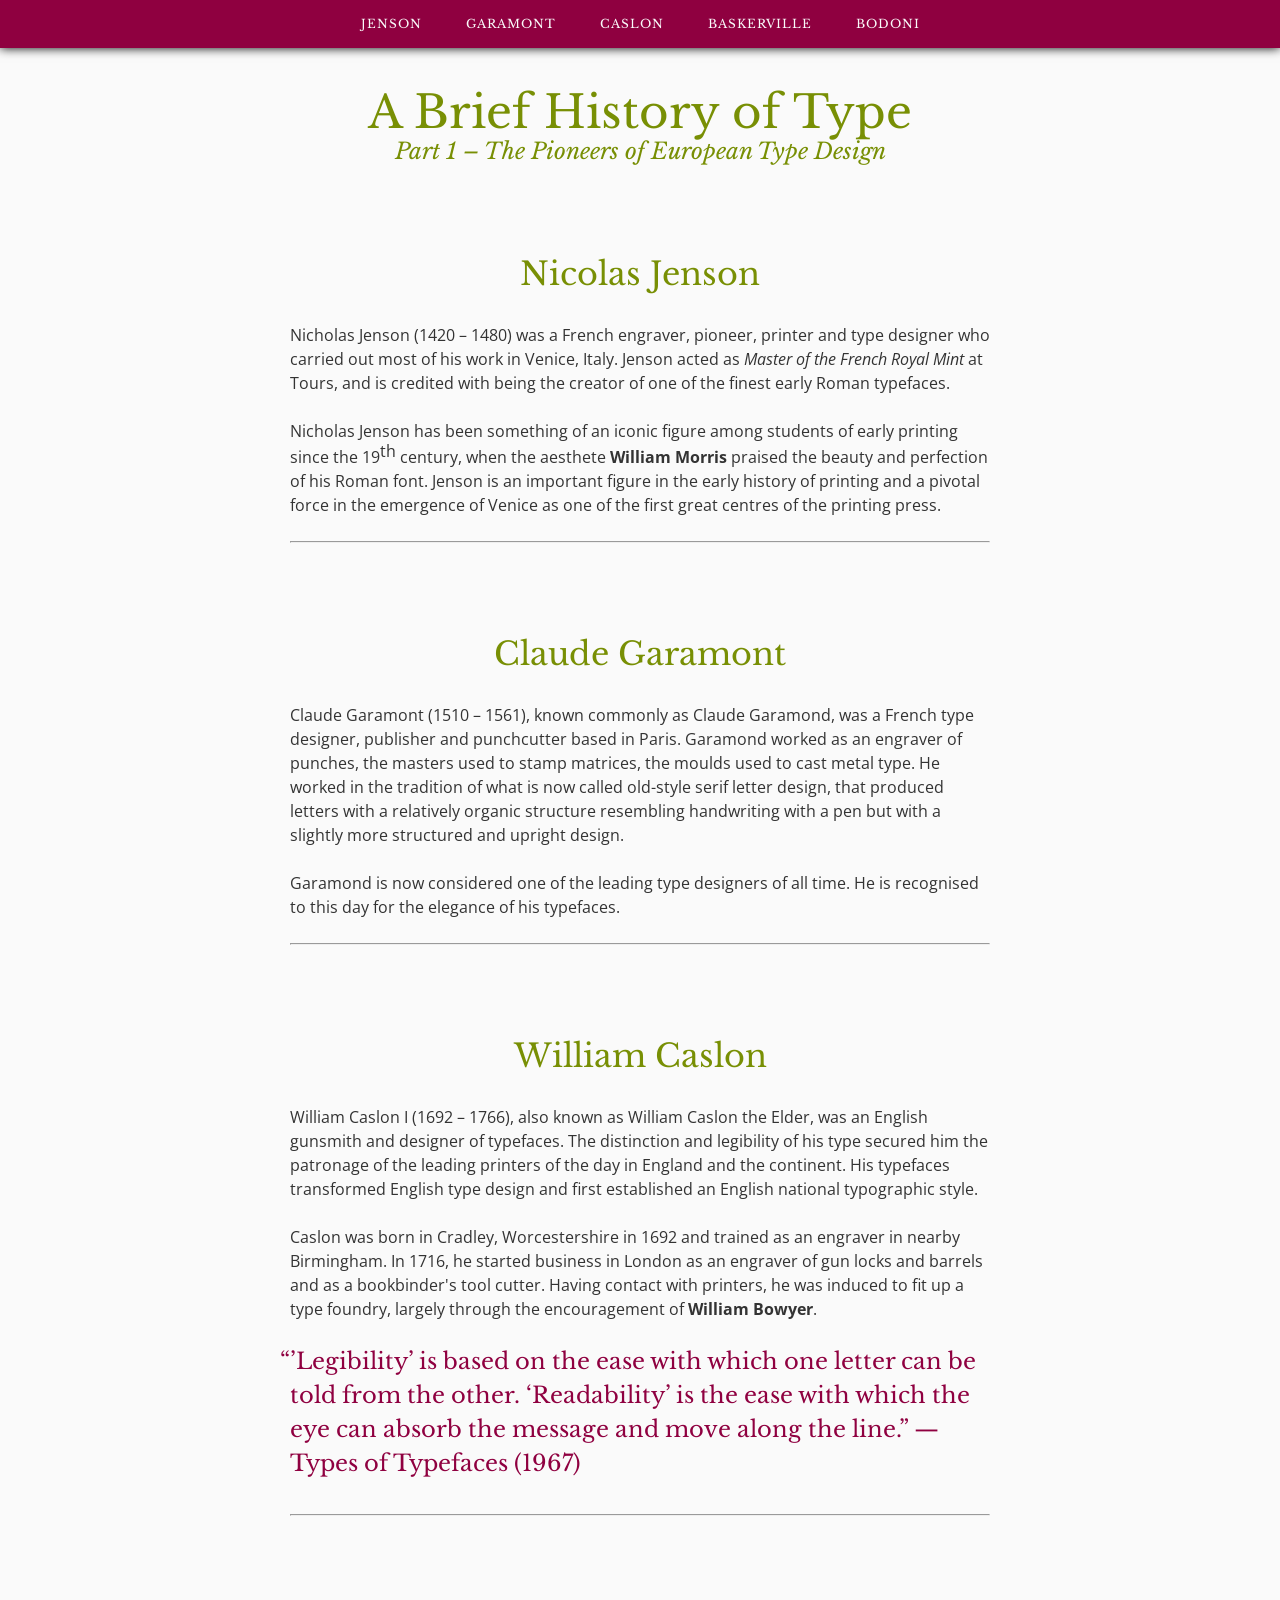
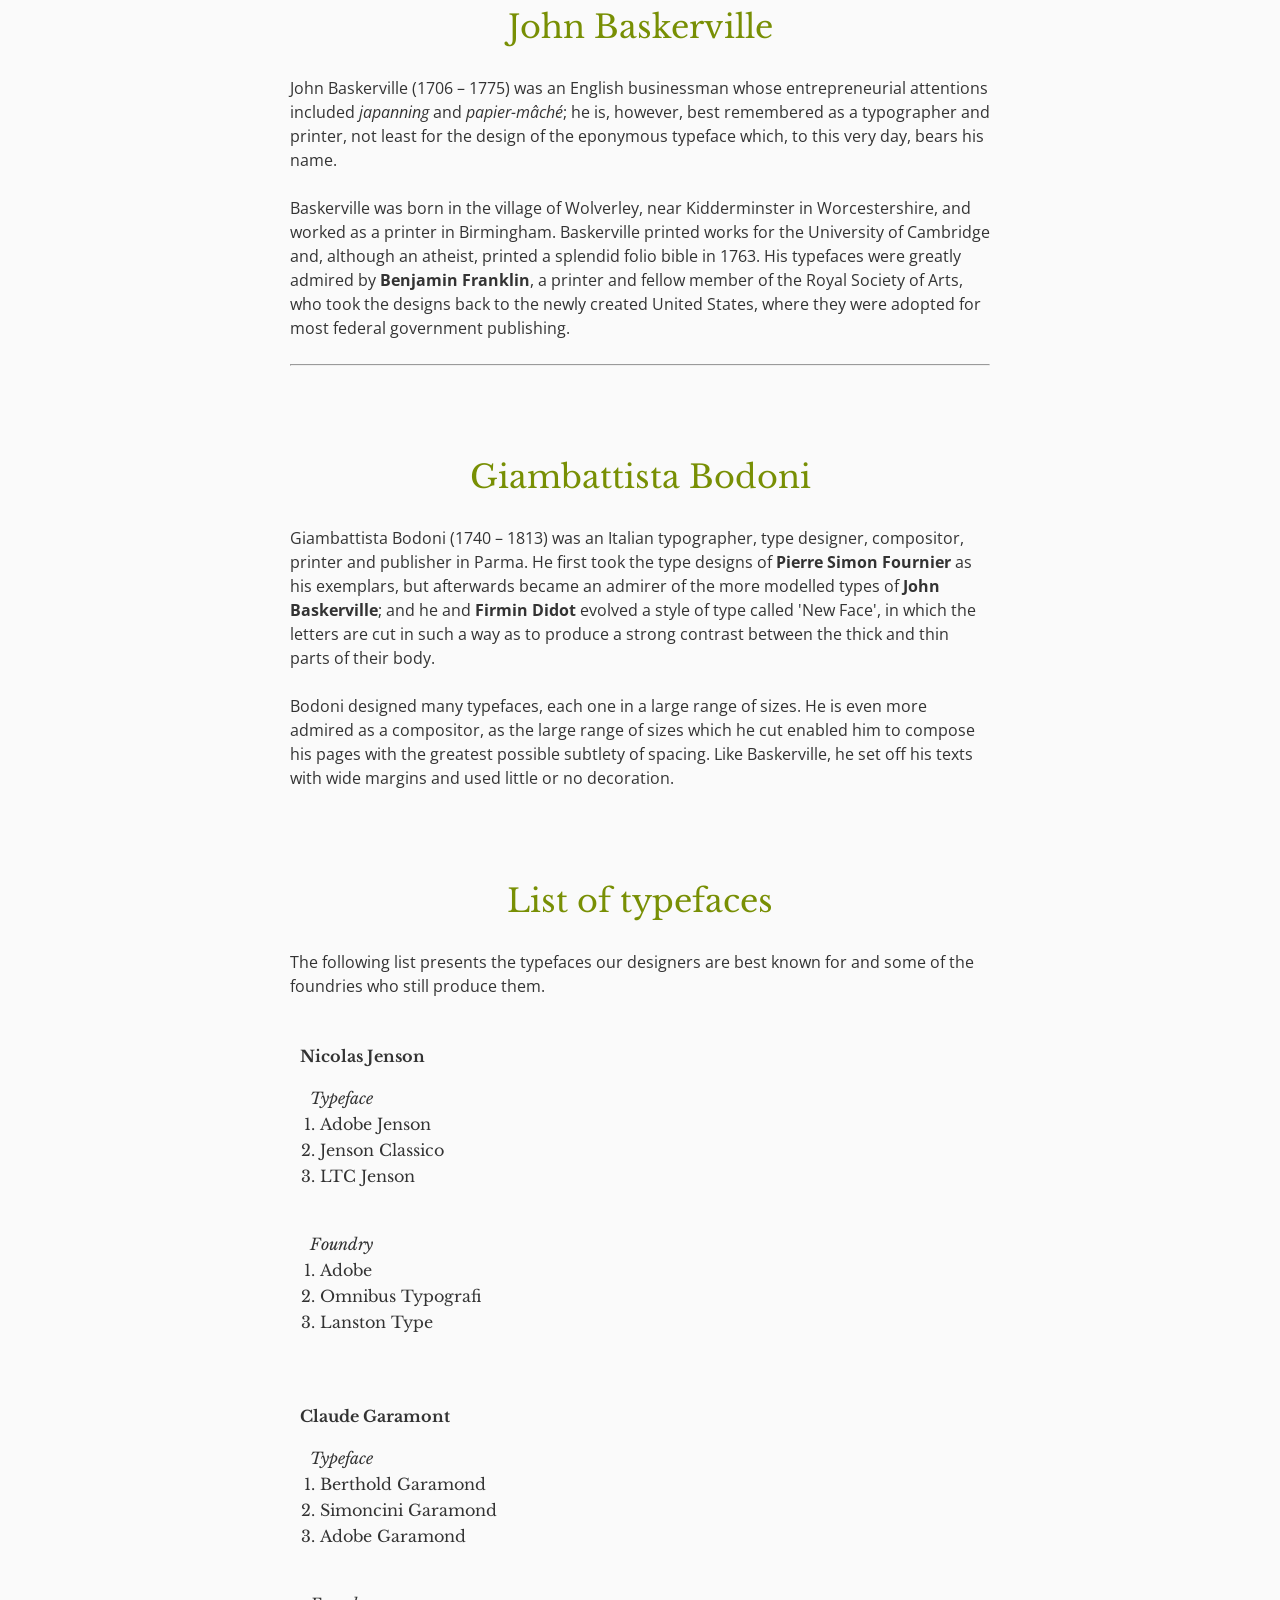
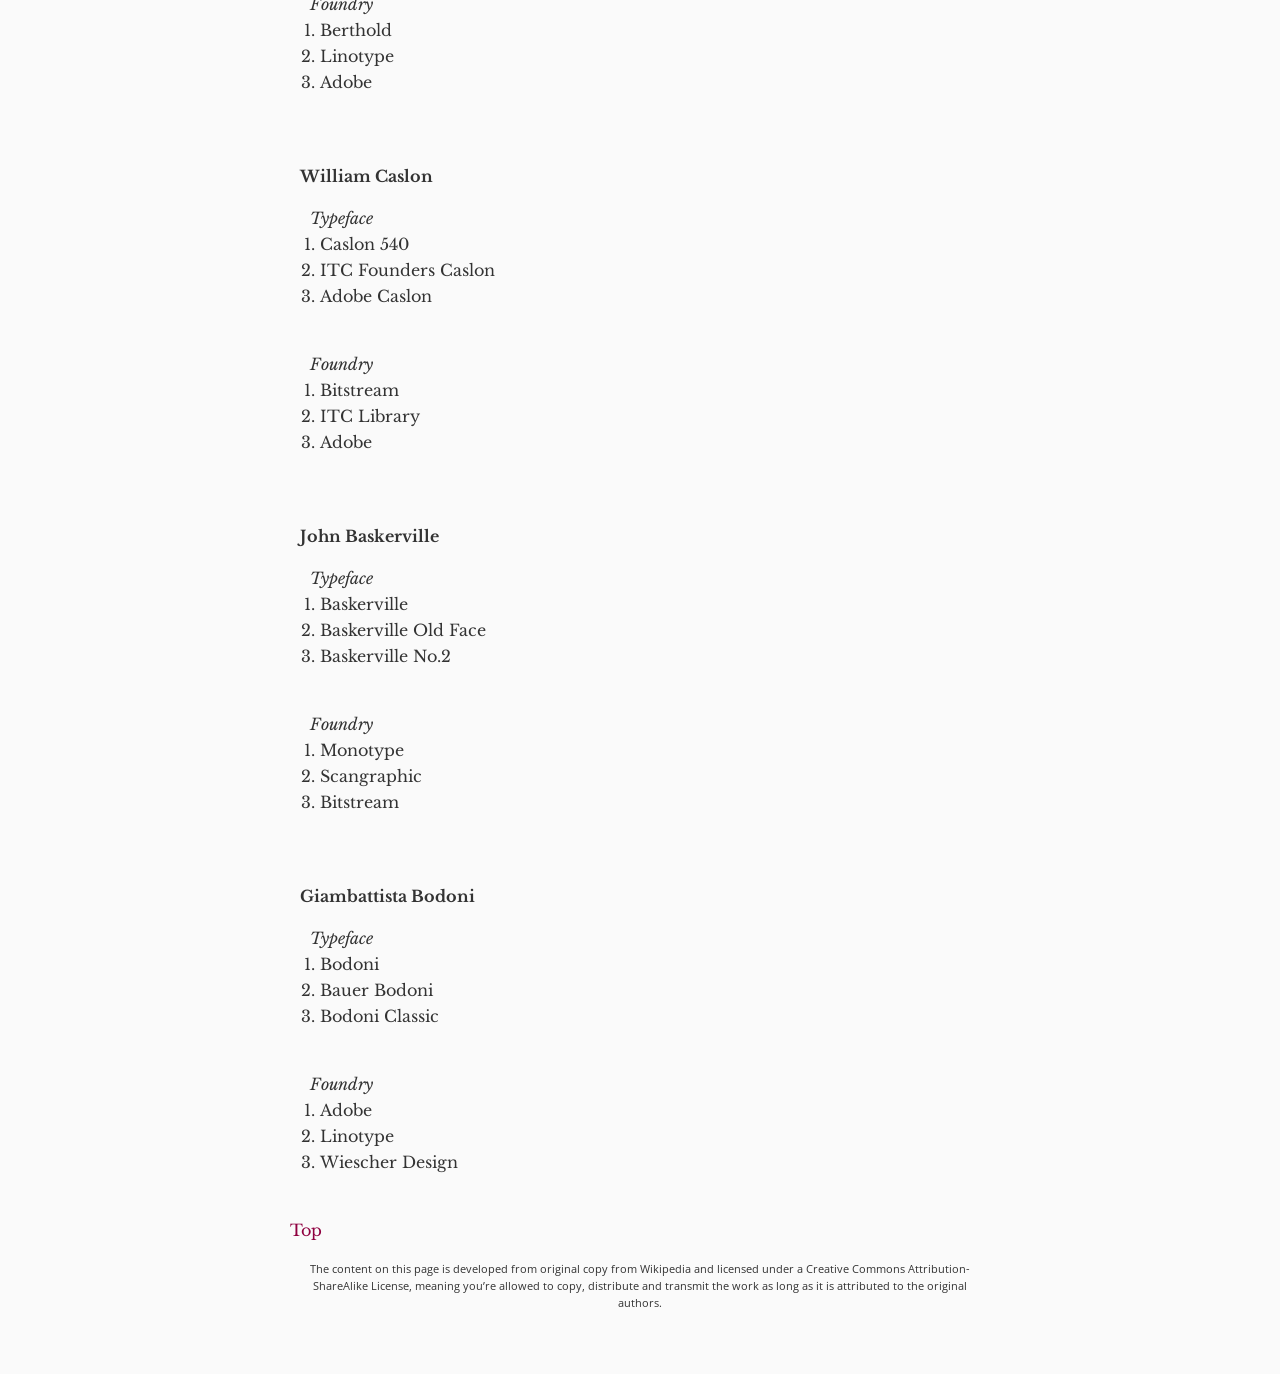
<file: history4.html>
<!-- The following outlines the standard solution to this project. Students may have subtle variations on the approach but the markup should be correct -->
<!DOCTYPE html>
<html lang="en">
<head >
	<meta charset="utf-8" />
    <title>A Brief History of Type 3</title>
    
    <link href="css/style-type.css" type="text/css" rel="stylesheet" />

    <!--ADDING GOOGLE FONTS-->
<link href="https://fonts.googleapis.com/css?family=Libre+Baskerville:400,400i|Open+Sans:400,400i,700&display=swap" rel="stylesheet">
</head>

<body>
<article>
	<header>
        <h1>A Brief History of Type</h1>
        <h3>Part 1 – The Pioneers of European Type Design</h3>
        <nav>
                <ul>
                    <li><a href="#jenson">Jenson</a></li>
                    <li><a href="#garamont">Garamont</a></li>
                    <li><a href="#caslon">Caslon</a></li>
                    <li><a href="#baskerville">Baskerville</a></li>
                    <li><a href="#bodoni">Bodoni</a></li>
                </ul>
            </nav>
     </header>
    
    <section>
        <h2 id="jenson">Nicolas Jenson</h2>

            <p>Nicholas Jenson (1420 – 1480) was a French engraver, pioneer, printer and type designer who carried out most of his work in Venice, Italy. Jenson acted as <i>Master of the French Royal Mint</i> at Tours, and is credited with being the creator of one of the finest early Roman typefaces.</p>

            <p>Nicholas Jenson has been something of an iconic figure among students of early printing since the 19<sup>th</sup> century, when the aesthete <b>William Morris</b> praised the beauty and perfection of his Roman font. Jenson is an important figure in the early history of printing and a pivotal force in the emergence of Venice as one of the first great centres of the printing press.</p>
    </section>
        <hr>
    <section>
        <h2 id="garamont">Claude Garamont</h2>

            <p>Claude Garamont (1510 – 1561), known commonly as Claude Garamond, was a French type designer, publisher and punchcutter based in Paris. Garamond worked as an engraver of punches, the masters used to stamp matrices, the moulds used to cast metal type. He worked in the tradition of what is now called old-style serif letter design, that produced letters with a relatively organic structure resembling handwriting with a pen but with a slightly more structured and upright design.</p> 

            <p>Garamond is now considered one of the leading type designers of all time. He is recognised to this day for the elegance of his typefaces.</p>
    </section>
    <hr>
    <section>
        <h2 id="caslon">William Caslon</h2>

            <p>William Caslon I (1692 – 1766), also known as William Caslon the Elder, was an English gunsmith and designer of typefaces. The distinction and legibility of his type secured him the patronage of the leading printers of the day in England and the continent. His typefaces transformed English type design and first established an English national typographic style.</p>

            <p>Caslon was born in Cradley, Worcestershire in 1692 and trained as an engraver in nearby Birmingham. In 1716, he started business in London as an engraver of gun locks and barrels and as a bookbinder's tool cutter. Having contact with printers, he was induced to fit up a type foundry, largely through the encouragement of <b>William Bowyer</b>.</p>
        
            <blockquote>“’Legibility’ is based on the ease with which one letter can be told from the other. ‘Readability’ is the ease with which the eye can absorb the message and move along the line.”
        —Types of Typefaces (1967) </blockquote>
    </section>
    
    <hr>
        
    <section>
        <h2 id="baskerville">John Baskerville</h2>

            <p>John Baskerville (1706 – 1775) was an English businessman whose entrepreneurial attentions included <i>japanning</i> and <i>papier-mâché</i>; he is, however, best remembered as a typographer and printer, not least for the design of the eponymous typeface which, to this very day, bears his name.</p>

            <p>Baskerville was born in the village of Wolverley, near Kidderminster in Worcestershire, and worked as a printer in Birmingham. Baskerville printed works for the University of Cambridge and, although an atheist, printed a splendid folio bible in 1763. His typefaces were greatly admired by <b>Benjamin Franklin</b>, a printer and fellow member of the Royal Society of Arts, who took the designs back to the newly created United States, where they were adopted for most federal government publishing.</p>
    </section>
    <hr>
    <section>
        <h2 id="bodoni">Giambattista Bodoni</h2>

            <p>Giambattista Bodoni (1740 – 1813) was an Italian typographer, type designer, compositor, printer and publisher in Parma. He first took the type designs of <b>Pierre Simon Fournier</b> as his exemplars, but afterwards became an admirer of the more modelled types of <b>John Baskerville</b>; and he and <b>Firmin Didot</b> evolved a style of type called 'New Face', in which the letters are cut in such a way as to produce a strong contrast between the thick and thin parts of their body.</p> 

            <p>Bodoni designed many typefaces, each one in a large range of sizes. He is even more admired as a compositor, as the large range of sizes which he cut enabled him to compose his pages with the greatest possible subtlety of spacing. Like Baskerville, he set off his texts with wide margins and used little or no decoration.</p>
    </section>
    <section>
            <h2>List of typefaces</h2>
    
    
            <p>The following list presents the typefaces our designers are best known for and some of the foundries who still produce them.</p>
                    
            <ul> <!-- To kick things off we are opening  an unordered list for the type designers -->
             <li><b>Nicolas Jenson</b>
               <ul>
                <li><i>Typeface</i>
                  <ol>
                    <li>Adobe Jenson</li>
                    <li>Jenson Classico</li>
                    <li>LTC Jenson</li>
                  </ol>
                   </li>
                </ul>
                
             <ul>
                <li><i>Foundry</i>
                  <ol>
                    <li>Adobe</li>
                    <li>Omnibus Typografi</li>
                    <li>Lanston Type</li>
                  </ol>
                  </ul>
                </li>      
            </ul> 
            
            <ul>
             <li><strong>Claude Garamont</strong>
               <ul>
                <li><i>Typeface</i>
                  <ol>
                    <li>Berthold Garamond</li>
                    <li>Simoncini Garamond</li>
                    <li>Adobe Garamond</li>
                  </ol>
                </ul>
                
             <ul>
                <li><i>Foundry</i>
                  <ol>
                    <li>Berthold</li>
                    <li>Linotype</li>
                    <li>Adobe</li>
                  </ol>
                  </ul>
             </li>
            </ul>
            
            <ul>
             <li><strong>William Caslon</strong>
               <ul>
                <li><i>Typeface</i>
                  <ol>
                    <li>Caslon 540</li>
                    <li>ITC Founders Caslon</li>
                    <li>Adobe Caslon</li>
                  </ol>
                </ul>
                
             <ul>
                <li><i>Foundry</i>
                  <ol>
                    <li>Bitstream</li>
                    <li>ITC Library</li>
                    <li>Adobe</li>
                  </ol>
                  </ul>
             </li>      
            </ul> 
             
            <ul>
             <li><strong>John Baskerville</strong>
               <ul>
                <li><i>Typeface</i>
                  <ol>
                    <li>Baskerville</li>
                    <li>Baskerville Old Face</li>
                    <li>Baskerville No.2</li>
                  </ol>
                </ul>
                
             <ul>
                <li><i>Foundry</i>
                  <ol>
                    <li>Monotype</li>
                    <li>Scangraphic</li>
                    <li>Bitstream</li>
                  </ol>
                  </ul>
             </li>      
            </ul> 
            
            <ul>
             <li><strong>Giambattista Bodoni</strong>
               <ul>
                <li><i>Typeface</i>
                  <ol>
                    <li>Bodoni</li>
                    <li>Bauer Bodoni</li>
                    <li>Bodoni Classic</li>
                  </ol>
                </ul>
                
             <ul>
                <li><i>Foundry</i>
                  <ol>
                    <li>Adobe</li>
                    <li>Linotype</li>
                    <li>Wiescher Design</li>
                  </ol>
                  </ul>
             </li>      
            </ul>
    </section>
 </article>
 <a href="#top">Top</a>
  <footer>
<!-- Footer content below -->
            <p><small>The content on this page is developed from original copy from Wikipedia and licensed under a Creative Commons Attribution-ShareAlike License, meaning you’re allowed to copy, distribute and transmit the work as long as it is attributed to the original authors.</small></p>
  </footer>
    
</body>
</html>
</file>
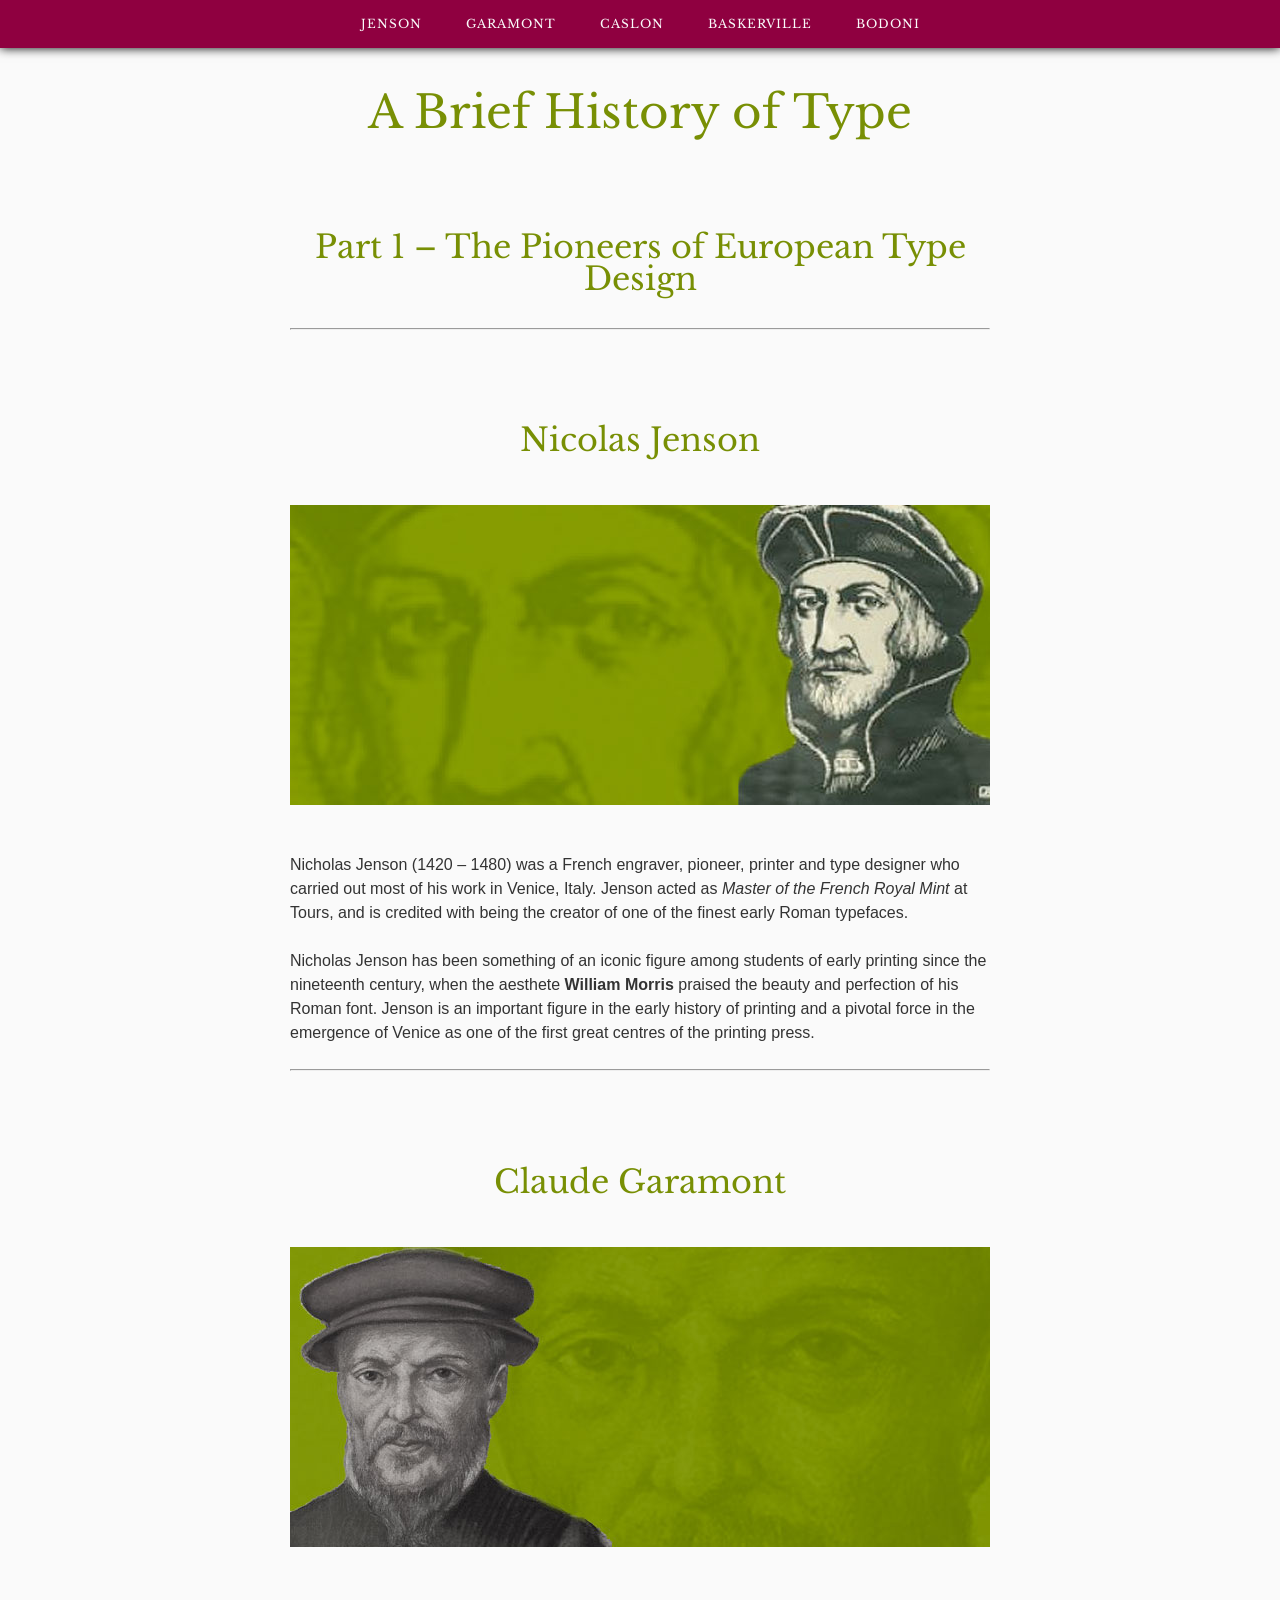
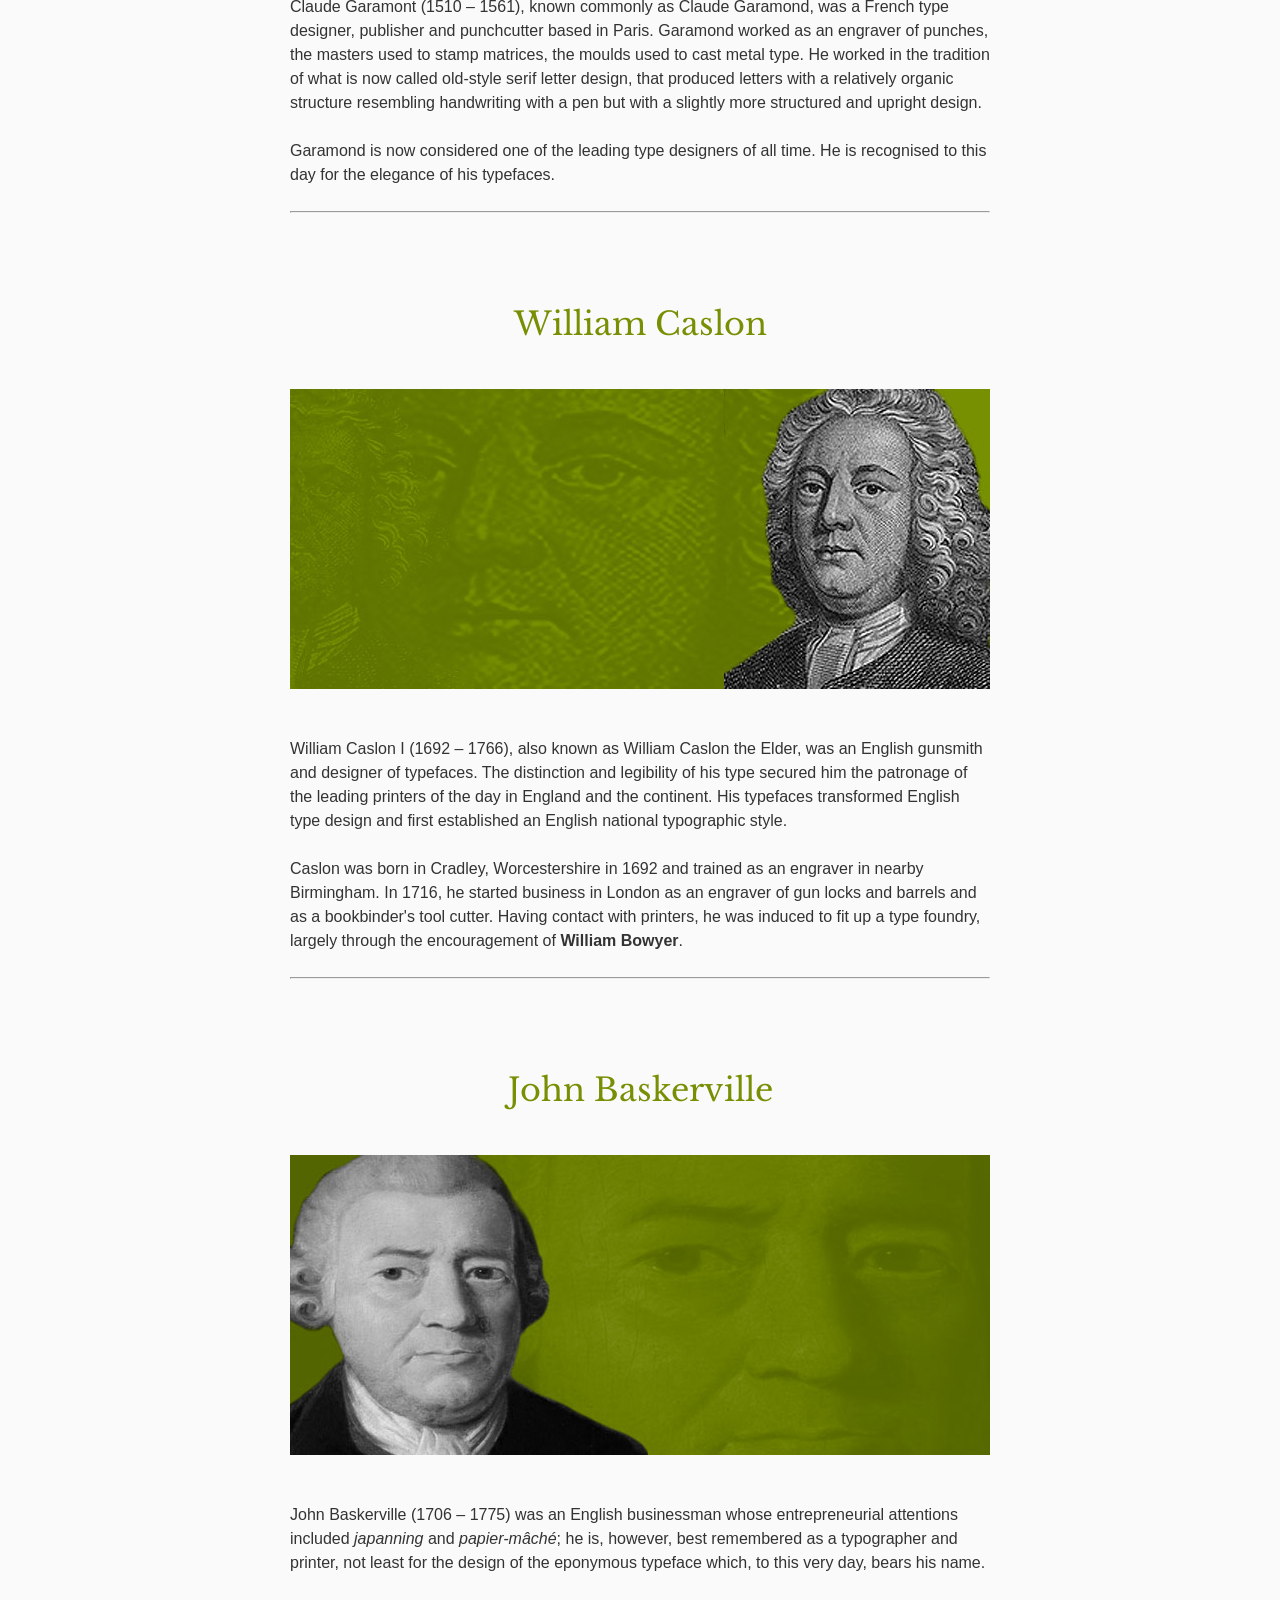
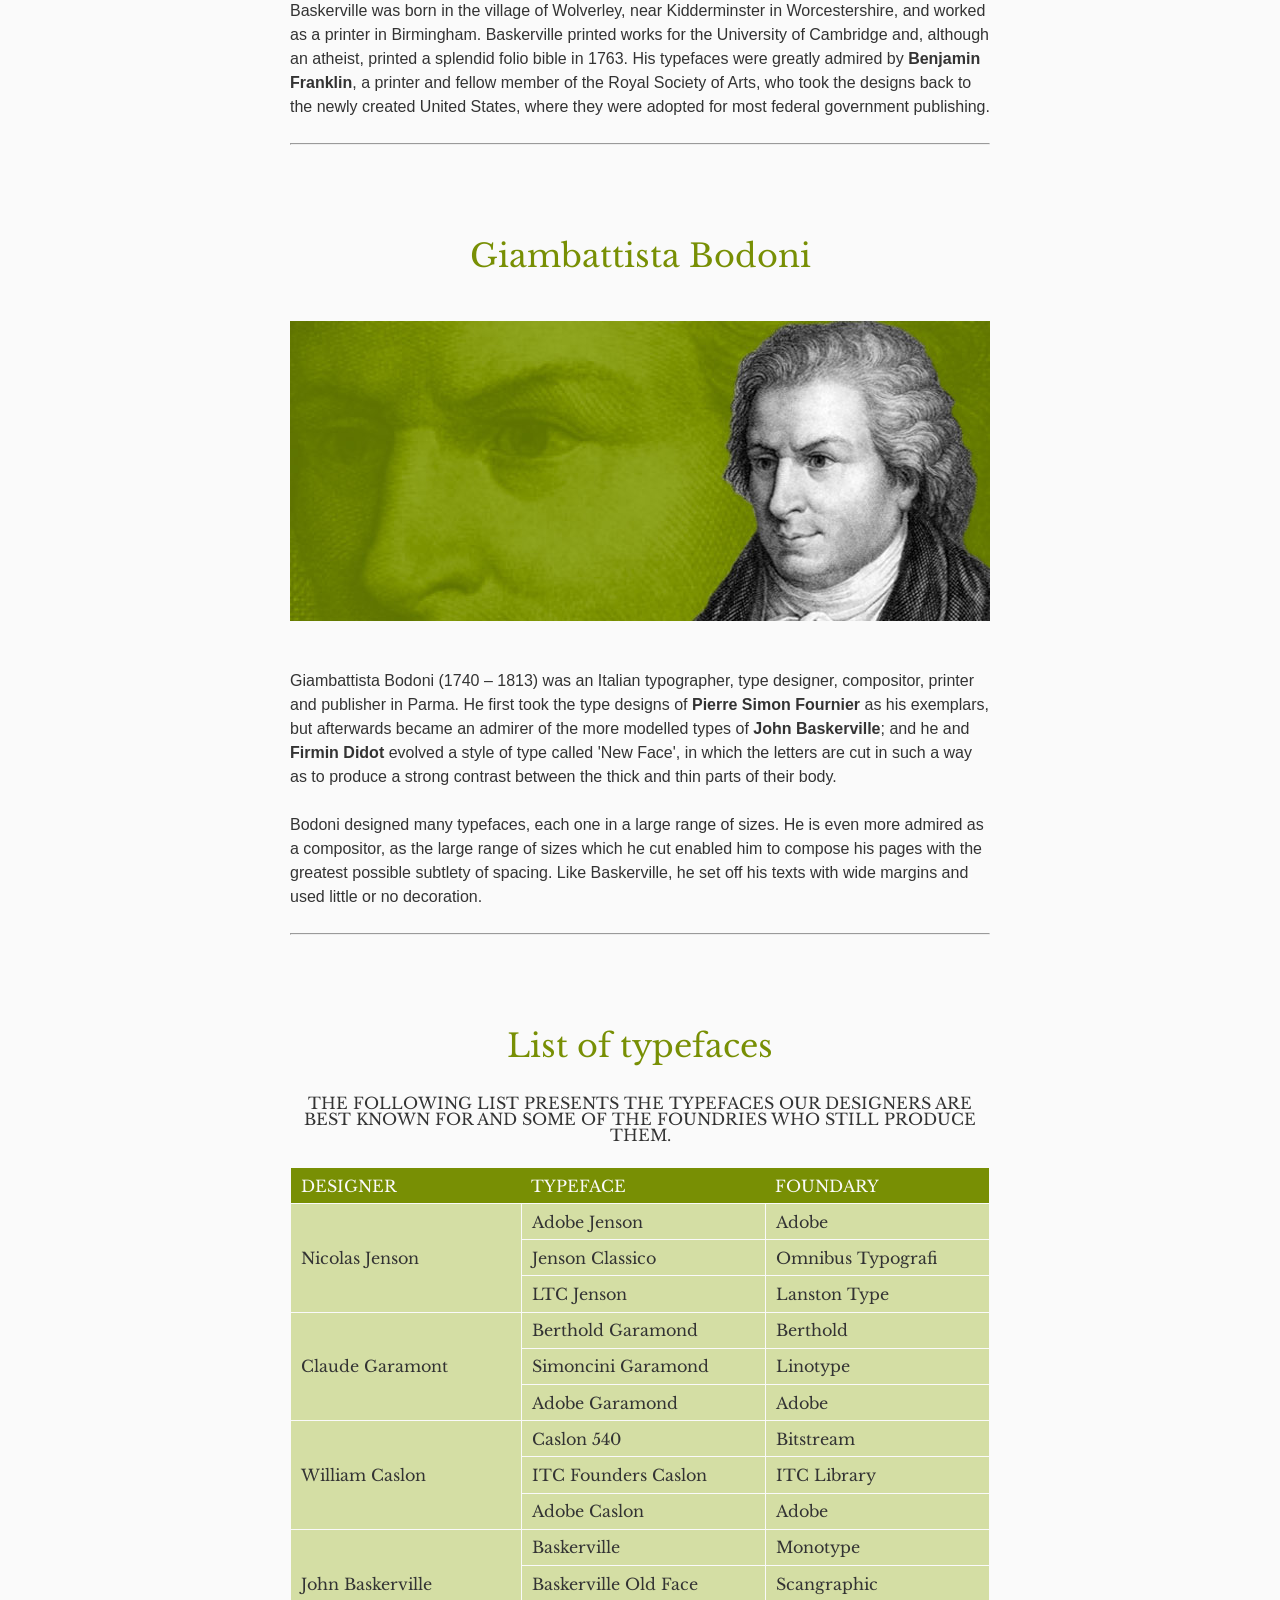
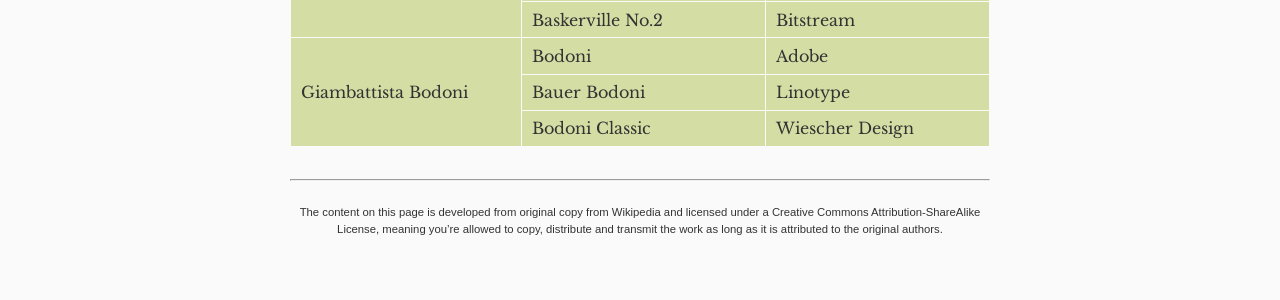
<file: history5.html>
<!DOCTYPE html>
<html lang="en">

<head>

	<meta charset="utf-8" />
	<title>A Brief History of Type</title>
    <!-- LINK TO CSS -->
    <link href='css/style-type.css' type='text/css' rel='stylesheet' /> 
    
  <!-- LINKING GOOGLE FONTS -->
  <link href="https://fonts.googleapis.com/css?family=Libre+Baskerville:400,400i,700" rel="stylesheet">
</head>

<body>

<article> 
    <header>
      
        <h1>A Brief History of Type</h1>
        <h2>Part 1 – The Pioneers of European Type Design</h2>
       
        
        <nav>
            <ul>
                <li><a href="#jenson">Jenson</a></li>
                <li><a href="#garamont">Garamont</a></li>
                <li><a href="#caslon">Caslon</a></li>
                <li><a href="#baskerville">Baskerville</a></li>
                <li><a href="#bodoni">Bodoni</a></li>
            </ul>
        </nav>
        
    </header>
<hr>
    <section>
        <h2 id="jenson">Nicolas Jenson</h2>
              <img src="img/history/jensen.jpg" alt="Image of Nicholas Jenson" />

            <p>Nicholas Jenson (1420 – 1480) was a French engraver, pioneer, printer and type designer who carried out most of his work in Venice, Italy. Jenson acted as <i>Master of the French Royal Mint</i> at Tours, and is credited with being the creator of one of the finest early Roman typefaces.</p>

            <p>Nicholas Jenson has been something of an iconic figure among students of early printing since the nineteenth century, when the aesthete <b>William Morris</b> praised the beauty and perfection of his Roman font. Jenson is an important figure in the early history of printing and a pivotal force in the emergence of Venice as one of the first great centres of the printing press.</p>
    </section>
 <hr>
    <section>
        <h2 id="garamont">Claude Garamont</h2>
              <img src="img/history/garamont.jpg" alt="Image of Claude Garamont" />

            <p>Claude Garamont (1510 – 1561), known commonly as Claude Garamond, was a French type designer, publisher and punchcutter based in Paris. Garamond worked as an engraver of punches, the masters used to stamp matrices, the moulds used to cast metal type. He worked in the tradition of what is now called old-style serif letter design, that produced letters with a relatively organic structure resembling handwriting with a pen but with a slightly more structured and upright design.</p> 

            <p>Garamond is now considered one of the leading type designers of all time. He is recognised to this day for the elegance of his typefaces.</p>
    </section>
<hr>
    <section>
        <h2 id="caslon">William Caslon</h2>
              <img src="img/history/caslon.jpg" alt="Image of William Caslon" />
            <p>William Caslon I (1692 – 1766), also known as William Caslon the Elder, was an English gunsmith and designer of typefaces. The distinction and legibility of his type secured him the patronage of the leading printers of the day in England and the continent. His typefaces transformed English type design and first established an English national typographic style.</p>

            <p>Caslon was born in Cradley, Worcestershire in 1692 and trained as an engraver in nearby Birmingham. In 1716, he started business in London as an engraver of gun locks and barrels and as a bookbinder's tool cutter. Having contact with printers, he was induced to fit up a type foundry, largely through the encouragement of <b>William Bowyer</b>.</p>
    </section>
 <hr>       
    <section>
        <h2 id="baskerville">John Baskerville</h2>
              <img src="img/history/baskerville.jpg" alt="Image of John Baskerville" />
            <p>John Baskerville (1706 – 1775) was an English businessman whose entrepreneurial attentions included <i>japanning</i> and <i>papier-mâché</i>; he is, however, best remembered as a typographer and printer, not least for the design of the eponymous typeface which, to this very day, bears his name.</p>

            <p>Baskerville was born in the village of Wolverley, near Kidderminster in Worcestershire, and worked as a printer in Birmingham. Baskerville printed works for the University of Cambridge and, although an atheist, printed a splendid folio bible in 1763. His typefaces were greatly admired by <b>Benjamin Franklin</b>, a printer and fellow member of the Royal Society of Arts, who took the designs back to the newly created United States, where they were adopted for most federal government publishing.</p>
    </section>
<hr>  
    <section>
        <h2 id="bodoni">Giambattista Bodoni</h2>
              <img src="img/history/bodoni.jpg"  alt="Image of Giambattista Bodoni" />
            <p>Giambattista Bodoni (1740 – 1813) was an Italian typographer, type designer, compositor, printer and publisher in Parma. He first took the type designs of <b>Pierre Simon Fournier</b> as his exemplars, but afterwards became an admirer of the more modelled types of <b>John Baskerville</b>; and he and <b>Firmin Didot</b> evolved a style of type called 'New Face', in which the letters are cut in such a way as to produce a strong contrast between the thick and thin parts of their body.</p> 

            <p>Bodoni designed many typefaces, each one in a large range of sizes. He is even more admired as a compositor, as the large range of sizes which he cut enabled him to compose his pages with the greatest possible subtlety of spacing. Like Baskerville, he set off his texts with wide margins and used little or no decoration.</p>
    </section>
 <hr>
    <section>

        <h2>List of typefaces</h2>
        <table>

            <caption>The following list presents the typefaces our designers are best known for and some of the foundries who still produce them.</caption>
            <tr>
                <th>Designer</th>
                <th>Typeface</th>
                <th>Foundary</th>
            </tr> 
                
            <tr>
                <td rowspan="3">Nicolas Jenson</td>
                <td>Adobe Jenson</td>
                <td>Adobe</td>
            </tr>  
            <tr>
                <td>Jenson Classico</td>
                <td>Omnibus Typografi</td>
            </tr>  
                 <tr>
                <td>LTC Jenson</td>
                <td>Lanston Type</td>
            </tr> 
                
             <tr>
                <td rowspan="3">Claude Garamont</td>
                <td>Berthold Garamond</td>
                <td>Berthold</td>
            </tr>  
            <tr>
                <td>Simoncini Garamond</td>
                <td>Linotype</td>
            </tr>  
                 <tr>
                <td>Adobe Garamond</td>
                <td>Adobe</td>
            </tr>
                    
                
            <tr>
                <td rowspan="3">William Caslon</td>
                <td>Caslon 540</td>
                <td>Bitstream</td>
            </tr>  
            <tr>
                <td>ITC Founders Caslon</td>
                <td>ITC Library</td>
            </tr>  
                 <tr>
                <td>Adobe Caslon</td>
                <td>Adobe</td>
            </tr>
                
            <tr>
                <td rowspan="3">John Baskerville</td>
                <td>Baskerville</td>
                <td>Monotype</td>
            </tr>  
            <tr>
                <td>Baskerville Old Face</td>
                <td>Scangraphic</td>
            </tr>  
                 <tr>
                <td>Baskerville No.2</td>
                <td>Bitstream</td>
            </tr>
            
            <tr>
                <td rowspan="3">Giambattista Bodoni</td>
                <td>Bodoni</td>
                <td>Adobe</td>
            </tr>  
            <tr>
                <td>Bauer Bodoni</td>
                <td>Linotype</td>
            </tr>  
                 <tr>
                <td>Bodoni Classic</td>
                <td>Wiescher Design</td>
            </tr>
 
</table>
            
            </section><hr> 
 <!-- Footer content below -->
  <footer>
            <p><small>The content on this page is developed from original copy from Wikipedia and licensed under a Creative Commons Attribution-ShareAlike License, meaning you’re allowed to copy, distribute and transmit the work as long as it is attributed to the original authors.</small></p>
  </footer>
    
</body>
</html>
</file>
<file: css/grid.css>
/* ------------------ GRID ---------------------------------*/
.designers {
  display: grid;
  grid-template-columns: repeat(auto-fill, minmax(250px, 1fr));
  grid-gap: 30px;
}


/* ------------------ GLOBAL STYLING --------------------*/
body {
  font-family: 'Libre Baskerville', serif;
  font-style: normal;
}

header {
  padding: 2em auto;
  color: white;
  background-color: #333;
}

.intro {
  height: 240px;
  margin-bottom: 30px;
  padding: 30px;
  color: white;
  background: #333;
  background-size: cover;
  color: white;
  text-align: center;
}

header h1 {
  margin: 1em 0;
  font-size: 3.27em
}

.intro p {
  max-width: 900px;
  margin: auto;
  line-height: 1.5;
}

.designers{
  max-width: 960px;
  margin: 0 auto 30px;
}
 
.designers h1 {
  text-align: center}

article {
  position: relative;
  background: #48561d;}

.article-img {
  height: 300px;
  width: 100%;
  object-fit: cover;
  opacity: 1;}

.article-img:hover {
  opacity: .8;
  background: #8c0000;
} 

.article-title {
  position: absolute;
  bottom: 0;
  width: 100%;
  padding: 10px 0;
  text-transform: uppercase;
  font-size: 0.8em;
  background-color: rgba(255, 255, 255, 0.8);
  letter-spacing: 1px;
}

.article-title:hover {
  background: #8c0000;
  color: #fff
}

footer {
  padding: 30px;
  text-align: center;
  background: #333;
  color: #fff;
  height: 100px;
  line-height: 1.5;
}

/* ------------- LINKS -------------- */

a { color: #333}

a:visited {color: #333;}

a:hover {color: rgb(3, 50, 60)}


/*----------- SMARTPHONE ----------- */
@media (max-width: 35em) {
  header { padding: .5em auto;}
  header h1 {margin: .2em 0}
  .intro {padding: 20px}
}
</file>
<file: css/style.css>
/*-------- CSS Reset ------*/

*{
    padding: 0;
    margin: 0;
    font-size: 100%;
    line-height: 1em;
    scroll-behavior: smooth;
}

/*---------- MAIN STYLING ----------*/
body {
    width: 80%;
    max-width: 760px;
    margin: auto;
    background: #fafafa;
    color: #333;
    font-family: 'Libre Baskerville', serif;
}
       
  
/*---------------- TYPOGRAPHY ---------------*/

h1, h2, h3 {
    font-weight: normal;
    color: #8F0040;
    text-align: center;
}
p,  {font-family: 'Open Sans', sans-serif;}

p, blockquote {
    margin-bottom: 1.5em;
    line-height: 1.5;
}

h1 {font-size: 3.827em;
    margin-top: 3em;
    margin-bottom: 0.1em;
}

h2 {font-size: 1.999em;
    margin: 3em 0 1em 0} 

h3 {font-size: 1.8em;
margin-bottom: 1.5em;}

blockquote {
   font-size: 1.414em;
   hanging-punctuation: first;
   text-indent: -0.44em;
   color:  #8F0040;
}

blockquote cite {
    font-size: 0.75em;
    color: #333}

header h3 {font-style: italic}

header p {font-size: 1.35em}

ul {
    list-style-type: none;
    margin: 0;
    padding: 1em 0;
}

ul li {
    margin: 10px;
    }

.list-indent {
    margin-left: 2em;}

.list-head {
    font-family: 'Open Sans', sans-serif;
    font-weight: bold;
    text-transform: uppercase;}

    .red {background: orangered}

/*--------------------- STYLING LINKS -----------------*/
a {
    color: #8F0040;
    text-decoration: none;
}

a:hover {
    color: chocolate;
    border-bottom: 1px dotted;
}

/*------------------- NAVIGATION ------------------*/
nav {
    position: fixed;
    top: 0;
    left: 0;
    margin: 0;
    width: 100%;
    background-color: #8F0040;
    padding: 1em 0;
    font-size: 0.75em;
    box-shadow: 0 0 10px 0 black;
}

nav ul {
    text-align: center;
    text-transform: uppercase;
    letter-spacing: 1px;
}

nav ul li {
    display: inline;
    margin: 20px;
    background: none;
}

nav a:link {
    color: #fafafa;
}

nav a:visited {
    color: #fafafa;
}

nav a:hover {
    border-bottom: none;
    color: chocolate;
    transition: all 0.3s ease-in-out;

}








/*------------------- TABLE STYLING ---------------*/

table {
    margin: auto;
    display: table;
    border-collapse: collapse;
    border-spacing: 2px;
    margin-bottom: 2em;
    width: 100%;
    font-size: 0.75em
}

caption {
    margin-bottom: 1.5em;
    text-transform: uppercase;
}

th {
    color: #fafafa;
    text-transform: uppercase;
    font-weight: normal;
    text-align: left;
    background: #8F0040;
}

th, td {
    padding: .6em }

table, td   {
    background: rgb(221, 160, 187);
    border: 1px solid #fafafa
}

/*-------------- IMAGES -----------------*/

img {
    display: block;
    margin: 3em auto;
    padding: 0;
    max-width: 100%;
}





/*-------------------- FOOTER ---------------------*/
footer {
    text-align: center;
    font-size: 0.707em;
    padding: 2em 0 4em 0
}

.connections {
	position: relative;
	margin: 0 auto;
}

.connections ul {
	margin: 0;
	padding: 0;}

.connections li {
	margin: 0 15px;
	padding: 0;
	list-style: none; 
	display: inline-block;}
	
.connections a:link {
	border-bottom: none;}

.connections img {
	opacity: 0.5;
    border: none;
	}
	
 .connections a:hover img {
		opacity: 1.0;
		border-bottom: none; 
		transition: all 0.3s ease-in-out; 
				}
</file>
<file: css/style-flex.css>
/*-------- CSS Reset ------*/

*{
    padding: 0;
    margin: 0;
    font-size: 100%;
    line-height: 1em;
    scroll-behavior: smooth;
}

/*---------- MAIN STYLING ----------*/
body {
    width: 80%;
    max-width: 760px;
    margin: auto;
    background: #fafafa;
    color: #333;
    font-family: 'Libre Baskerville', serif;
}

header {margin-bottom: 5em} /* To fix the issue of removing margin from the h2 we can add a margin to the bottom of our header to add a little space. */

/*----------------- ADDING FLEXBOX ------------------*/
    
article {
    display: flex;} 
   
   
.main{ flex: 3;
    padding-right: 1em }
   
aside { flex: 1;  
        font-size: 0.75em;
        font-style: italic; 
        border-left: 1px solid #c06;
        padding-left: 1em}

        
  
/*---------------- TYPOGRAPHY ---------------*/

h1, h2, h3 {
    font-weight: normal;
    color: #8F0040;
    text-align: center;
}
p,  {font-family: 'Open Sans', sans-serif;}

p, blockquote {
    margin-bottom: 1.5em;
    line-height: 1.5;
}

h1 {font-size: 3.827em;
    margin-top: 3em;
    margin-bottom: 0.1em;
}

h2 {font-size: 1.999em;
    /* margin: 3em 0 1em 0*/ } /* To fix the spacing issue with our headings of The Man and Mrs Eaves we remove  margin from our h2 here */

h3 {font-size: 1.8em;
margin-bottom: 1.5em;}

blockquote {
   font-size: 1.414em;
   hanging-punctuation: first;
   text-indent: -0.44em;
   color:  #8F0040;
}

blockquote cite {
    font-size: 0.75em;
    color: #333}

header h3 {font-style: italic}

header p {font-size: 1.35em}

ul {
    list-style-type: none;
    margin: 0;
    padding: 1em 0;
}

ul li {
    margin: 10px;
    }

.list-indent {
    margin-left: 2em;}

.list-head {
    font-family: 'Open Sans', sans-serif;
    font-weight: bold;
    text-transform: uppercase;}

    .red {background: orangered}

/*--------------------- STYLING LINKS -----------------*/
a {
    color: #8F0040;
    text-decoration: none;
}

a:hover {
    color: chocolate;
    border-bottom: 1px dotted;
}

/*------------------- NAVIGATION ------------------*/
nav {
    position: fixed;
    top: 0;
    left: 0;
    margin: 0;
    width: 100%;
    background-color: #8F0040;
    padding: 1em 0;
    font-size: 0.75em;
    box-shadow: 0 0 10px 0 black;
}

nav ul {
    text-align: center;
    text-transform: uppercase;
    letter-spacing: 1px;
}

nav ul li {
    display: inline;
    margin: 20px;
    background: none;
}

nav a:link {
    color: #fafafa;
}

nav a:visited {
    color: #fafafa;
}

nav a:hover {
    border-bottom: none;
    color: chocolate;
    transition: all 0.3s ease-in-out;

}

.baskerville {
    background: #333;
    color: #fafafa;
    padding: 2em 0;
}

.baskerville h2 {
    color: coral
}





/*------------------- TABLE STYLING ---------------*/

table {
    margin: auto;
    display: table;
    border-collapse: collapse;
    border-spacing: 2px;
    margin-bottom: 2em;
    width: 100%;
    font-size: 0.75em
}

caption {
    margin-bottom: 1.5em;
    text-transform: uppercase;
}

th {
    color: #fafafa;
    text-transform: uppercase;
    font-weight: normal;
    text-align: left;
    background: #8F0040;
}

th, td {
    padding: .6em }

table, td   {
    background: rgb(221, 160, 187);
    border: 1px solid #fafafa
}

/*-------------- IMAGES -----------------*/

img {
    display: block;
    margin: 3em auto;
    padding: 0;
    max-width: 100%;
}





/*-------------------- FOOTER ---------------------*/
footer {
    text-align: center;
    font-size: 0.707em;
    padding: 2em 0 4em 0
}

.connections {
	position: relative;
	margin: 0 auto;
}

.connections ul {
	margin: 0;
	padding: 0;}

.connections li {
	margin: 0 15px;
	padding: 0;
	list-style: none; 
	display: inline-block;}
	
.connections a:link {
	border-bottom: none;}

.connections img {
	opacity: 0.5;
    border: none;
	}
	
 .connections a:hover img {
		opacity: 1.0;
		border-bottom: none; 
		transition: all 0.3s ease-in-out; 
				}	



/* ----------------- MEDIA QUERIES ----------------------*/


/*------------------ TABLET ----------------------*/

@media (max-width: 50em) { /* We are using ems here to demonstrate the broad principles of media queries whereas in reality we would most likely use pixel-based breakpoints to manage our content */
    body {
        width: 100%;
    }
     
header p, article {
    width: 95%;
    padding: 0.5em;
    } 
    
article { flex-flow: column;
          flex-direction: column;}
     
section { width: 90%}
    
.aside {border-left: none;
        margin: 0;
        padding-left: 1em;
    font-size: 1.2em}    
} 

/*----------- SMARTPHONE ----------- */
 @media (max-width: 30em) {
   body {
    margin: auto 0;
    width: 95%;
    font-size: 135%; 
    }

     
nav ul li {
    display: block;
    margin: 20px; }
     
table {font-size: 90%}
     
article {
    width: 90%;
    } 

h1 {font-size: 2em;
     line-height: 1.3}   
blockquote { font-size: 1.25em;
         padding: 0;
         line-height: 1.6em}  
     
hgroup h2 {font-size: 1.5em;
padding-top: 0.5em}  
     
nav ul li {font-size: .75em;
        margin: 10px}
     
     img {display: none}
</file>
<file: css/style-type.css>
/*-------- CSS Reset ------*/

*{
    padding: 0;
    margin: 0;
    font-size: 100%;
    line-height: 1em;
}

/*---------- MAIN STYLING ----------*/
body {
  width: 80%;
    max-width: 700px;
    margin: auto;
    background: #fafafa;
    color: #333;
    font-family: 'Libre Baskerville', serif;
}

/*---------------- TYPOGRAPHY ---------------*/

h1, h2, h3 {
    font-weight: normal;
    color: rgb(120, 143, 4);
    text-align: center;
}
p {font-family: 'Open Sans', sans-serif;}

p, blockquote {
    margin-bottom: 1.5em;
    line-height: 1.5;
}

h1 {font-size: 2.827em;
    margin-top: 2em;
    margin-bottom: 0.1em;
}

h2 {font-size: 1.999em;
margin: 3em 0 1em 0}

h3 {font-size: 1.414em;
margin-bottom: 1.5em;}

blockquote {
   font-size: 1.414em;
   hanging-punctuation: first;
   text-indent: -0.44em;
   color:  #8F0040;
}

blockquote cite {
    font-size: 0.75em;
    color: #333}

header h3 {font-style: italic}

header p {font-size: 1.35em}

ul {
    list-style-type: none;
    margin: 0;
    padding: 1em 0;
}

ul li {
    margin: 10px;
    }

.list-indent {
    margin-left: 2em;}

.list-head {
    font-family: 'Open Sans', sans-serif;
    font-weight: bold;
    text-transform: uppercase;}

    .red {background: orangered}

/*--------------------- STYLING LINKS -----------------*/
a {
    color: #8F0040;
    text-decoration: none;
}

a:hover {
    color: chocolate;
    border-bottom: 1px dotted;
}

/*------------------- NAVIGATION ------------------*/
nav {
    position: fixed;
    top: 0;
    left: 0;
    margin: 0;
    width: 100%;
    background-color: #8F0040;
    padding: .5em 0;
    font-size: 0.75em;
    box-shadow: 0 0 10px 0 black;
}

nav ul {
    text-align: center;
    text-transform: uppercase;
    letter-spacing: 1px;
}

nav ul li {
    display: inline;
    margin: 20px;
    background: none;
}

nav a:link {
    color: #fafafa;
}

nav a:visited {
    color: #fafafa;
}

nav a:hover {
    border-bottom: none;
    color: chocolate;

}

.baskerville {
    background: #333;
    color: #fafafa;
    padding: 2em 0;
}

.baskerville h2 {
    color: coral
}


/*------------------- TABLE STYLING ---------------*/

table {
    margin: auto;
    display: table;
    border-collapse: collapse;
    border-spacing: 2px;
    margin-bottom: 2em;
    width: 100%;
}

caption {
    margin-bottom: 1.5em;
    text-transform: uppercase;
}

th {
    color: #fafafa;
    text-transform: uppercase;
    font-weight: normal;
    text-align: left;
    background: rgb(120, 143, 4);
}

th, td {
    padding: .6em }

table, td   {
    background: rgb(212, 222, 164);
    border: 1px solid #fafafa
}

/*-------------- IMAGES -----------------*/

img {
    display: block;
    margin: 3em auto;
    padding: 0;
    max-width: 100%;
}

/*-------------------- FOOTER ---------------------*/
footer {
    text-align: center;
    font-size: 0.707em;
    padding: 2em 0 4em 0
}
</file>
